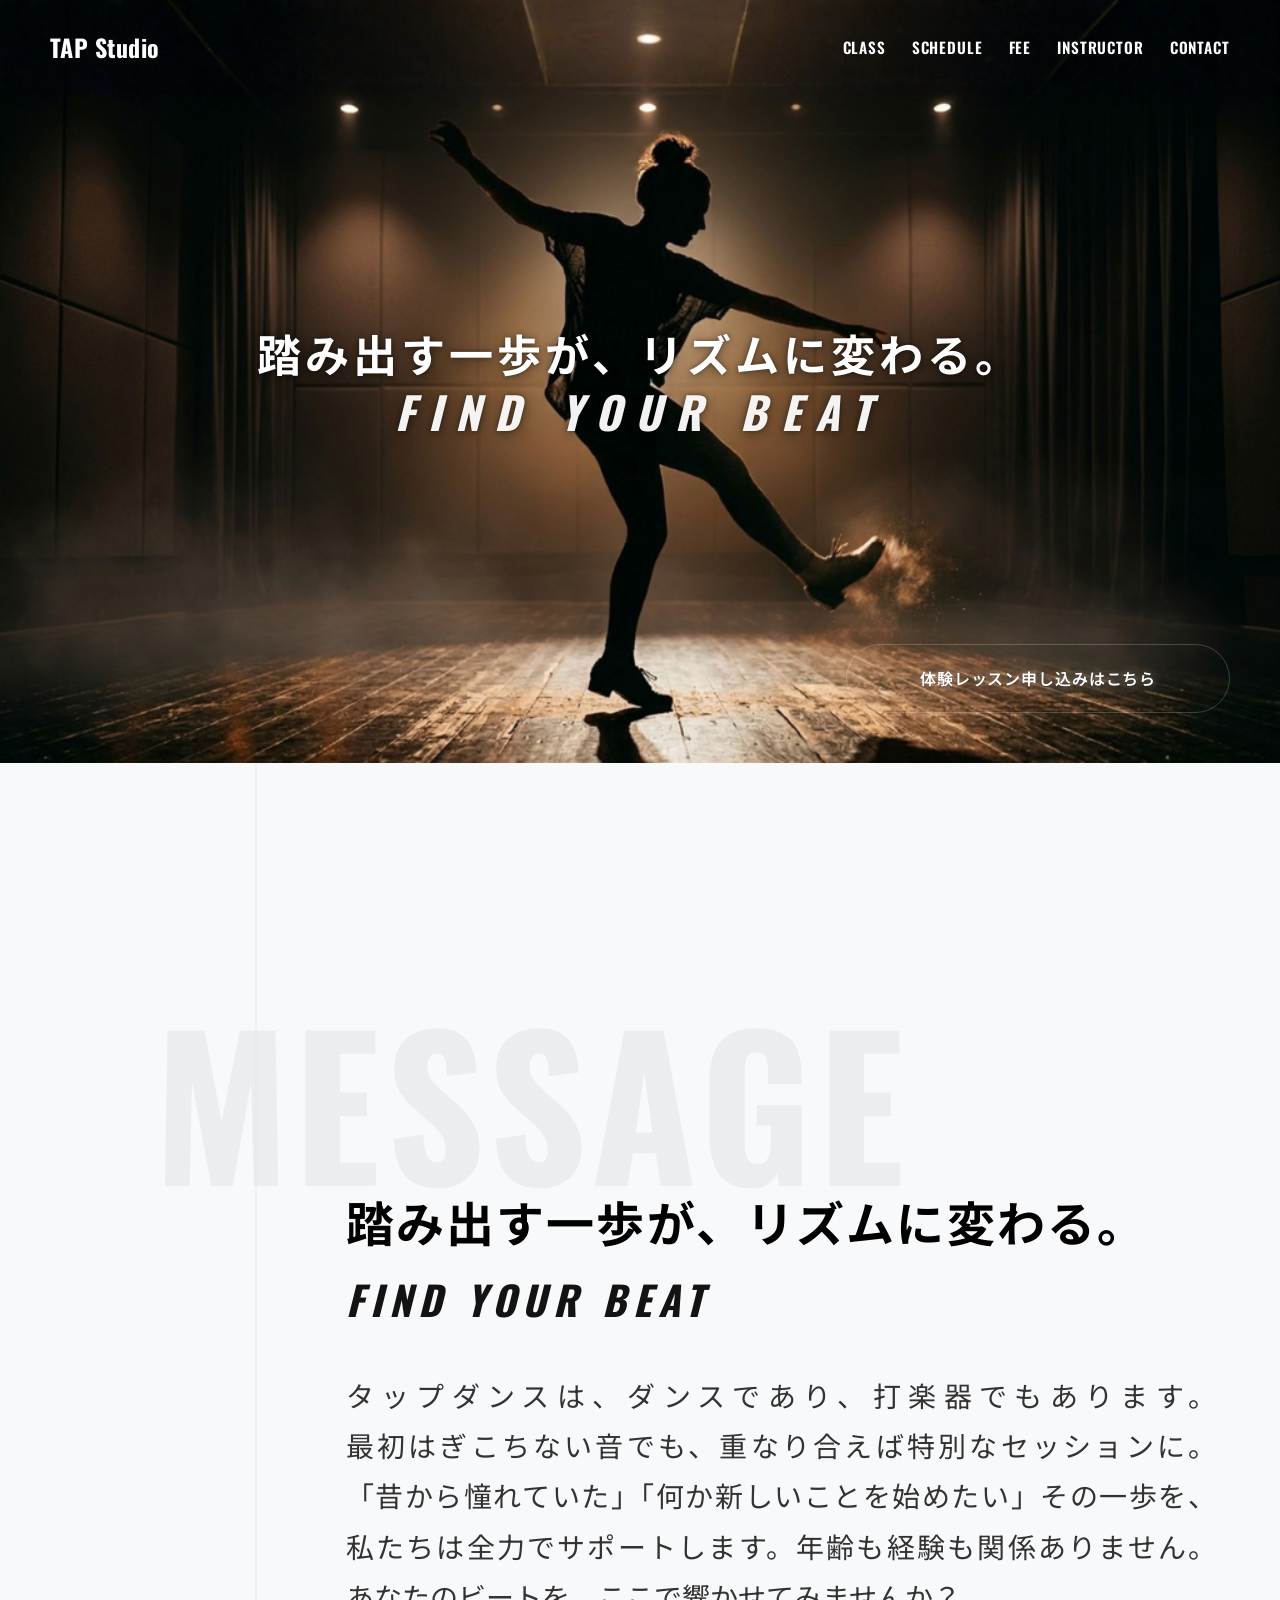
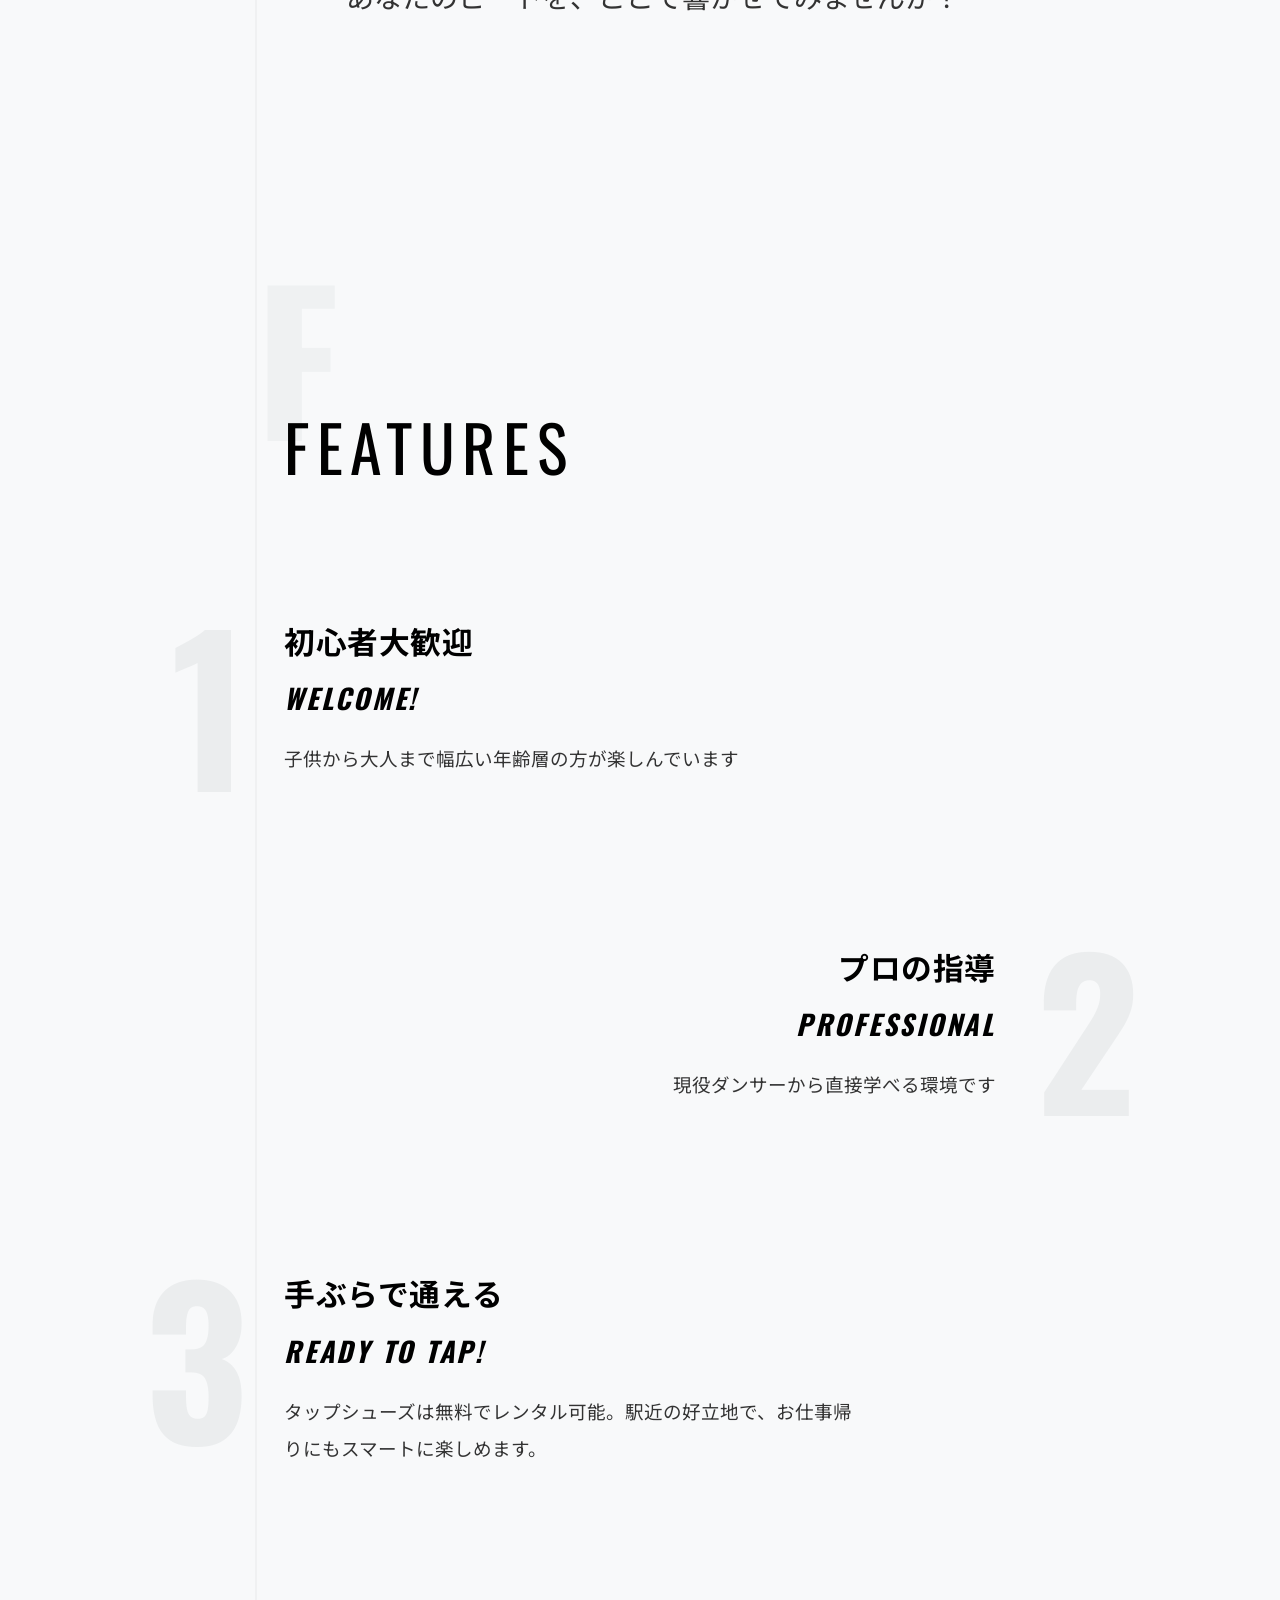
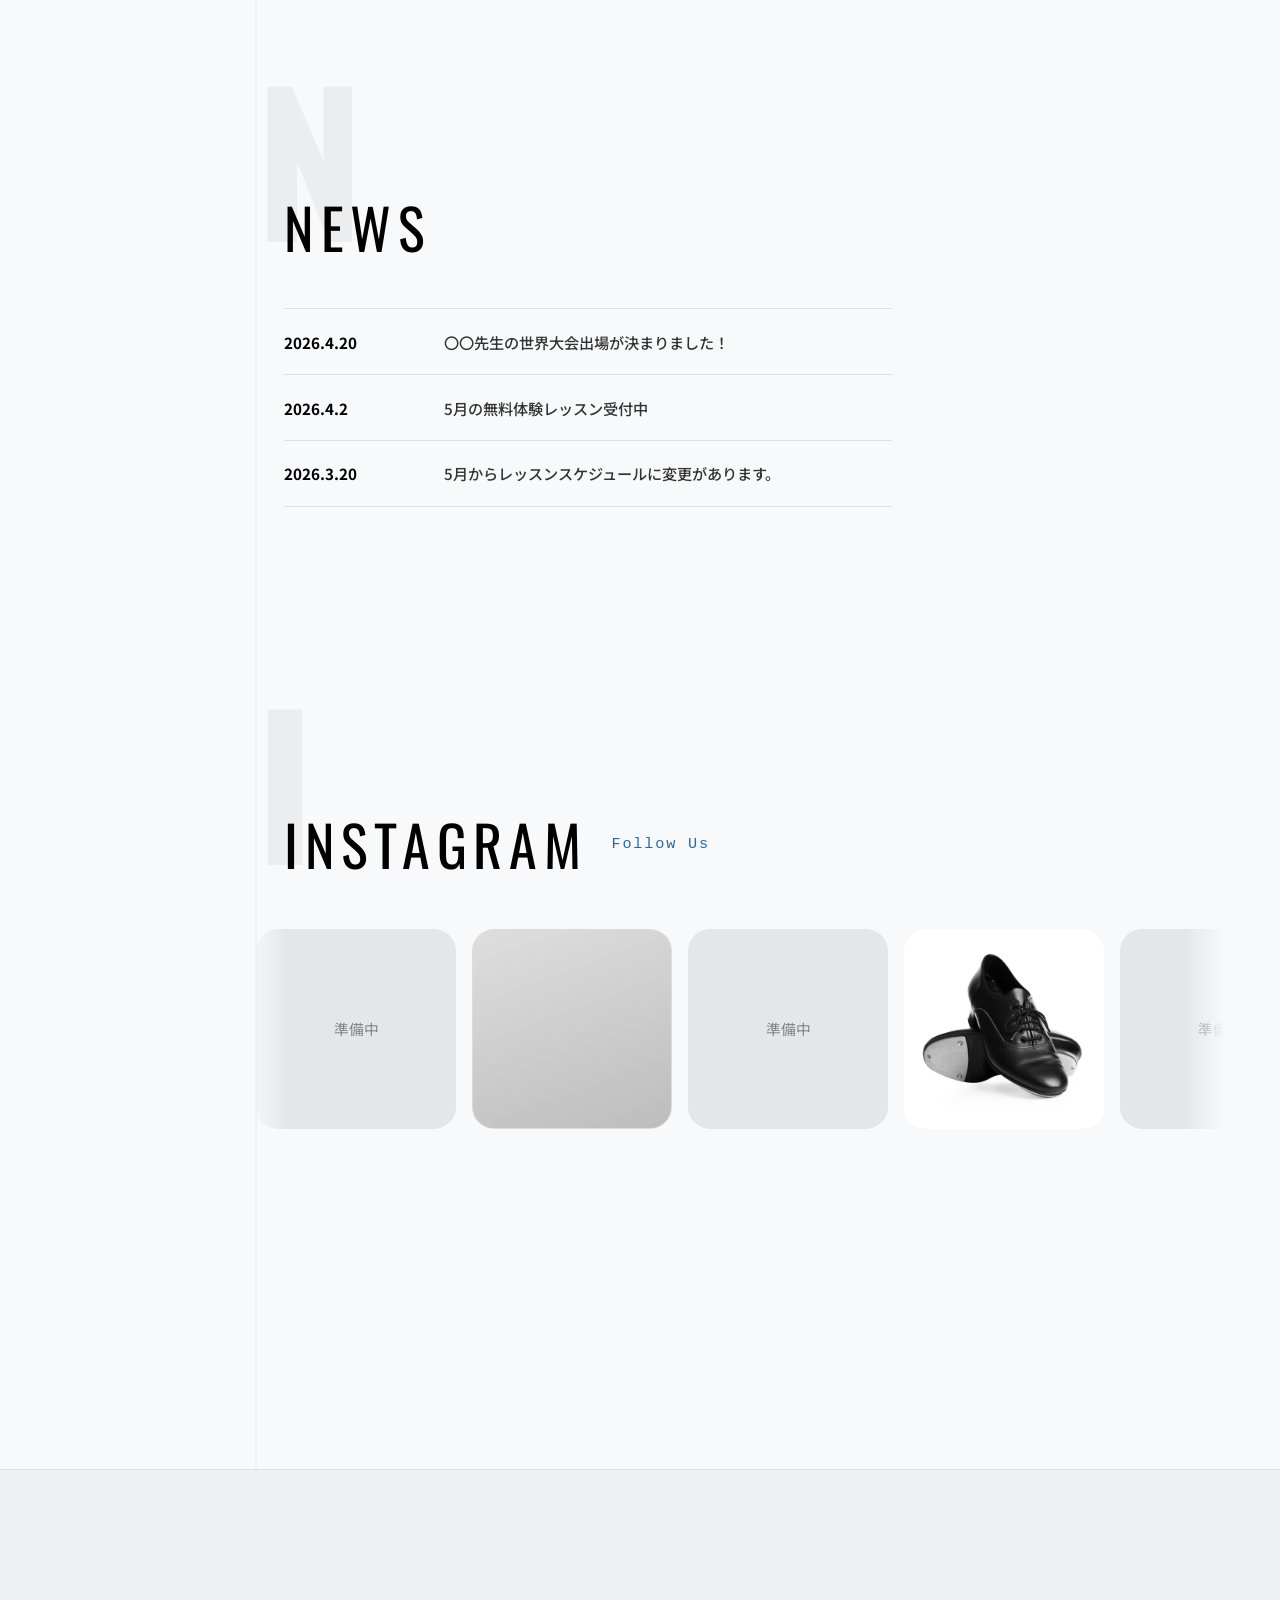
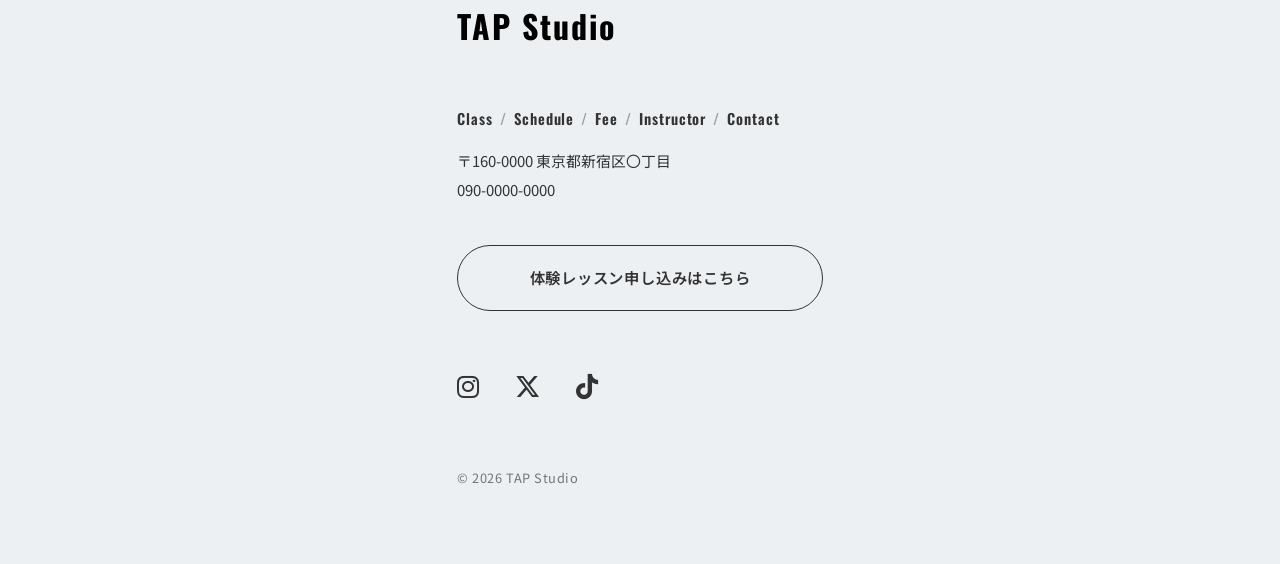
<file: index.html>
<!DOCTYPE html>
<html lang="ja">
    <head>
        <meta charset="UTF-8">
        <meta name="viewport" content="width=device-width, initial-scale=1.0">
        <title>TAP Studio | タップダンススタジオ</title>
        <meta name="description" content="新宿のタップダンススタジオ TAP Studio。初心者から経験者まで、あなたのビートを響かせます。">
        <link rel="preconnect" href="https://fonts.googleapis.com">
        <link rel="preconnect" href="https://fonts.gstatic.com" crossorigin>
        <link href="https://fonts.googleapis.com/css2?family=Noto+Sans+JP:wght@400;500;700&family=Oswald:ital,wght@0,300;0,400;0,500;0,600;0,700;1,300;1,400;1,500;1,600;1,700&display=swap" rel="stylesheet">
        <link rel="stylesheet" href="https://cdnjs.cloudflare.com/ajax/libs/font-awesome/6.5.1/css/all.min.css" crossorigin="anonymous" referrerpolicy="no-referrer">
        <link rel="stylesheet" href="css/style.css">
    </head>
    <body>
        <header class="site-header">
            <div class="header-inner">
                <a class="header-logo" href="index.html">TAP Studio</a>
                <nav class="header-nav" aria-label="メインメニュー">
                    <ul>
                        <li><a href="class.html">Class</a></li>
                        <li><a href="schedule.html">Schedule</a></li>
                        <li><a href="fee.html">Fee</a></li>
                        <li><a href="instructor.html">Instructor</a></li>
                        <li><a href="contact.html">Contact</a></li>
                    </ul>
                </nav>
            </div>
        </header>

        <section class="hero" aria-label="メインビジュアル">
            <img class="hero-media" src="images/background-image.png" alt="タップダンスのステージイメージ">
            <div class="hero-overlay" aria-hidden="true"></div>
            <div class="hero-copy">
                <p class="hero-tagline-ja">踏み出す一歩が、リズムに変わる。</p>
                <p class="hero-tagline-en">FIND YOUR BEAT</p>
            </div>
            <a class="hero-cta" href="contact.html">体験レッスン申し込みはこちら</a>
        </section>

        <div class="below-hero">
            <span class="below-hero-guide" aria-hidden="true"></span>
            <main class="site-main">
                <section class="section section-message" id="message" aria-labelledby="message-heading">
                    <div class="section-bg-word" aria-hidden="true">MESSAGE</div>
                    <div class="section-inner section-inner--from-guide">
                        <h2 id="message-heading" class="section-heading-stack">
                            <span class="heading-ja">踏み出す一歩が、リズムに変わる。</span>
                            <span class="heading-en">FIND YOUR BEAT</span>
                        </h2>
                        <div class="message-body">
                            <p>
                                タップダンスは、ダンスであり、打楽器でもあります。最初はぎこちない音でも、重なり合えば特別なセッションに。「昔から憧れていた」「何か新しいことを始めたい」その一歩を、私たちは全力でサポートします。年齢も経験も関係ありません。あなたのビートを、ここで響かせてみませんか？
                            </p>
                        </div>
                    </div>
                </section>

                <section class="section section-features" id="features" aria-labelledby="features-heading">
                    <div class="section-bg-letter section-bg-letter--features" aria-hidden="true">F</div>
                    <div class="section-inner section-inner--features">
                        <h2 id="features-heading" class="section-title section-title--features">Features</h2>
                        <div class="features-list">
                            <article class="feature feature--lr">
                                <span class="feature-num" aria-hidden="true">1</span>
                                <div class="feature-body">
                                    <h3 class="feature-title-ja">初心者大歓迎</h3>
                                    <p class="feature-title-en">Welcome!</p>
                                    <p class="feature-desc">子供から大人まで幅広い年齢層の方が楽しんでいます</p>
                                </div>
                            </article>
                            <article class="feature feature--rl">
                                <span class="feature-num" aria-hidden="true">2</span>
                                <div class="feature-body">
                                    <h3 class="feature-title-ja">プロの指導</h3>
                                    <p class="feature-title-en">Professional</p>
                                    <p class="feature-desc">現役ダンサーから直接学べる環境です</p>
                                </div>
                            </article>
                            <article class="feature feature--lr">
                                <span class="feature-num" aria-hidden="true">3</span>
                                <div class="feature-body">
                                    <h3 class="feature-title-ja">手ぶらで通える</h3>
                                    <p class="feature-title-en">READY TO TAP!</p>
                                    <p class="feature-desc">
                                        タップシューズは無料でレンタル可能。駅近の好立地で、お仕事帰りにもスマートに楽しめます。
                                    </p>
                                </div>
                            </article>
                        </div>
                    </div>
                </section>

                <section class="section section-news" id="news" aria-labelledby="news-heading">
                    <div class="section-bg-letter section-bg-letter--news" aria-hidden="true">N</div>
                    <div class="section-inner section-inner--from-guide">
                        <h2 id="news-heading" class="section-title">NEWS</h2>
                        <ul class="news-list">
                            <li>
                                <time class="news-date" datetime="2026-04-20">2026.4.20</time>
                                <a class="news-link" href="#">〇〇先生の世界大会出場が決まりました！</a>
                            </li>
                            <li>
                                <time class="news-date" datetime="2026-04-02">2026.4.2</time>
                                <a class="news-link" href="#">5月の無料体験レッスン受付中</a>
                            </li>
                            <li>
                                <time class="news-date" datetime="2026-03-20">2026.3.20</time>
                                <a class="news-link" href="#">5月からレッスンスケジュールに変更があります。</a>
                            </li>
                        </ul>
                    </div>
                </section>

                <section class="section section-instagram" id="instagram" aria-labelledby="instagram-heading">
                    <div class="section-bg-letter section-bg-letter--insta" aria-hidden="true">I</div>
                    <div class="section-inner section-inner--wide section-inner--from-guide-narrow">
                        <div class="instagram-head">
                            <h2 id="instagram-heading" class="section-title section-title--inline">Instagram</h2>
                            <a class="instagram-follow" href="https://www.instagram.com/" target="_blank" rel="noopener noreferrer">Follow Us</a>
                        </div>
                        <div class="instagram-marquee" aria-label="Instagram ギャラリー（右から左へスクロール）">
                            <div class="instagram-marquee-inner">
                                <div class="instagram-track">
                                    <a class="instagram-cell instagram-cell--placeholder" href="https://www.instagram.com/" target="_blank" rel="noopener noreferrer">準備中</a>
                                    <a class="instagram-cell instagram-cell--photo" href="https://www.instagram.com/" target="_blank" rel="noopener noreferrer" role="img" aria-label="タップシューズの写真"></a>
                                    <a class="instagram-cell instagram-cell--placeholder" href="https://www.instagram.com/" target="_blank" rel="noopener noreferrer">準備中</a>
                                    <a class="instagram-cell instagram-cell--img" href="https://www.instagram.com/" target="_blank" rel="noopener noreferrer"><img src="images/instagram1.png" alt="スタジオの様子"></a>
                                </div>
                                <div class="instagram-track instagram-track--dup" aria-hidden="true">
                                    <div class="instagram-cell instagram-cell--placeholder">準備中</div>
                                    <div class="instagram-cell instagram-cell--photo"></div>
                                    <div class="instagram-cell instagram-cell--placeholder">準備中</div>
                                    <div class="instagram-cell instagram-cell--img"><img src="images/instagram1.png" alt=""></div>
                                </div>
                            </div>
                        </div>
                    </div>
                </section>
            </main>

            <footer class="site-footer">
                <div class="footer-inner">
                    <p class="footer-logo">TAP Studio</p>
                    <div class="footer-aligned">
                        <nav class="footer-nav" aria-label="フッターメニュー">
                            <a href="class.html">Class</a>
                            <span class="footer-nav-sep" aria-hidden="true">/</span>
                            <a href="schedule.html">Schedule</a>
                            <span class="footer-nav-sep" aria-hidden="true">/</span>
                            <a href="fee.html">Fee</a>
                            <span class="footer-nav-sep" aria-hidden="true">/</span>
                            <a href="instructor.html">Instructor</a>
                            <span class="footer-nav-sep" aria-hidden="true">/</span>
                            <a href="contact.html">Contact</a>
                        </nav>
                        <address class="footer-address">
                            〒160-0000 東京都新宿区〇丁目<br>
                            <a href="tel:09000000000">090-0000-0000</a>
                        </address>
                        <a class="footer-cta" href="contact.html">体験レッスン申し込みはこちら</a>
                        <div class="footer-social">
                            <a href="https://www.instagram.com/" class="footer-social-link" target="_blank" rel="noopener noreferrer" aria-label="Instagram">
                                <i class="fa-brands fa-instagram" aria-hidden="true"></i>
                            </a>
                            <a href="https://twitter.com/" class="footer-social-link" target="_blank" rel="noopener noreferrer" aria-label="X">
                                <i class="fa-brands fa-x-twitter" aria-hidden="true"></i>
                            </a>
                            <a href="https://www.tiktok.com/" class="footer-social-link" target="_blank" rel="noopener noreferrer" aria-label="TikTok">
                                <i class="fa-brands fa-tiktok" aria-hidden="true"></i>
                            </a>
                        </div>
                        <p class="footer-copy">© 2026 TAP Studio</p>
                    </div>
                </div>
            </footer>
        </div>
    </body>
</html>
</file>
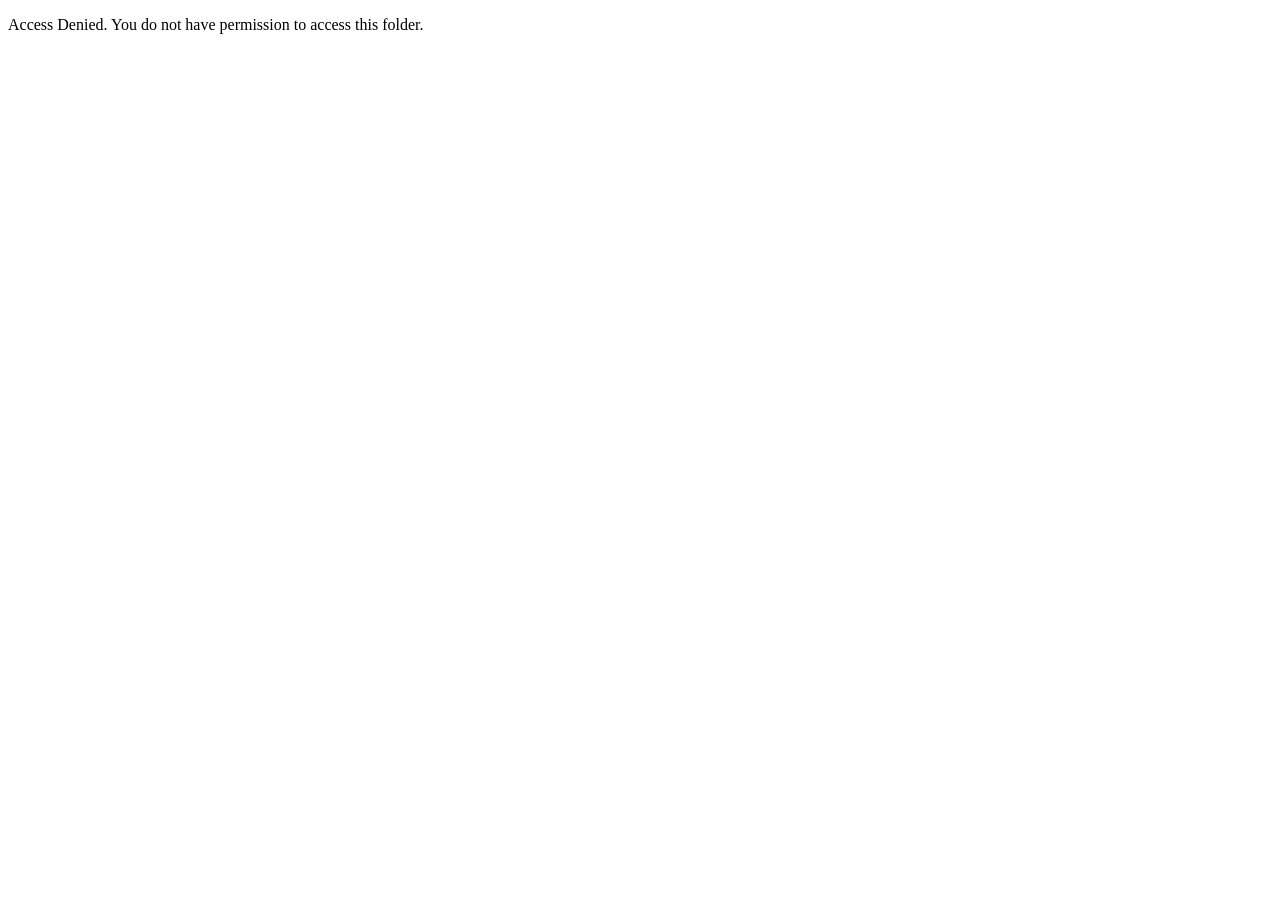
<file: images/index.html>
<!DOCTYPE html>
<html lang="ja">
<head>
    <meta charset="UTF-8">
    <title>Access Denied</title>
</head>
<body>
    <p>Access Denied. You do not have permission to access this folder.</p>
</body>
</html>
</file>
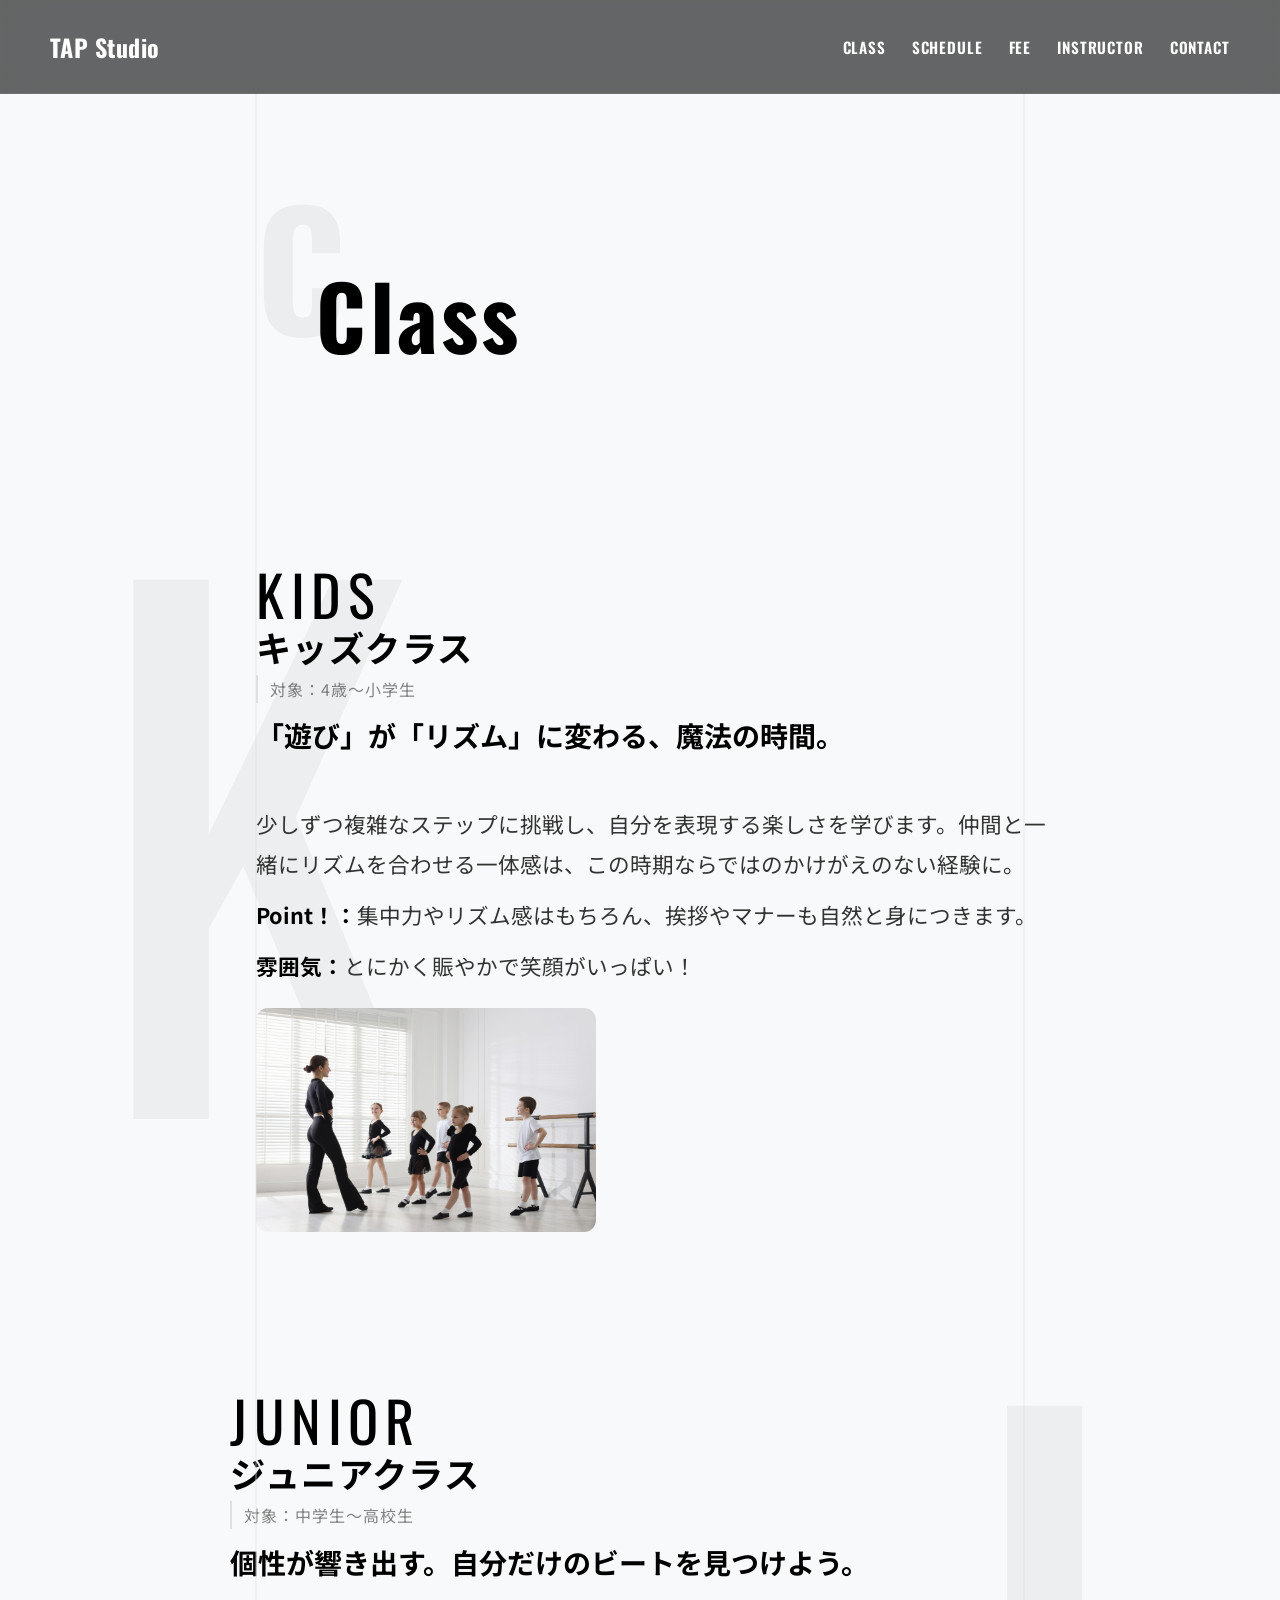
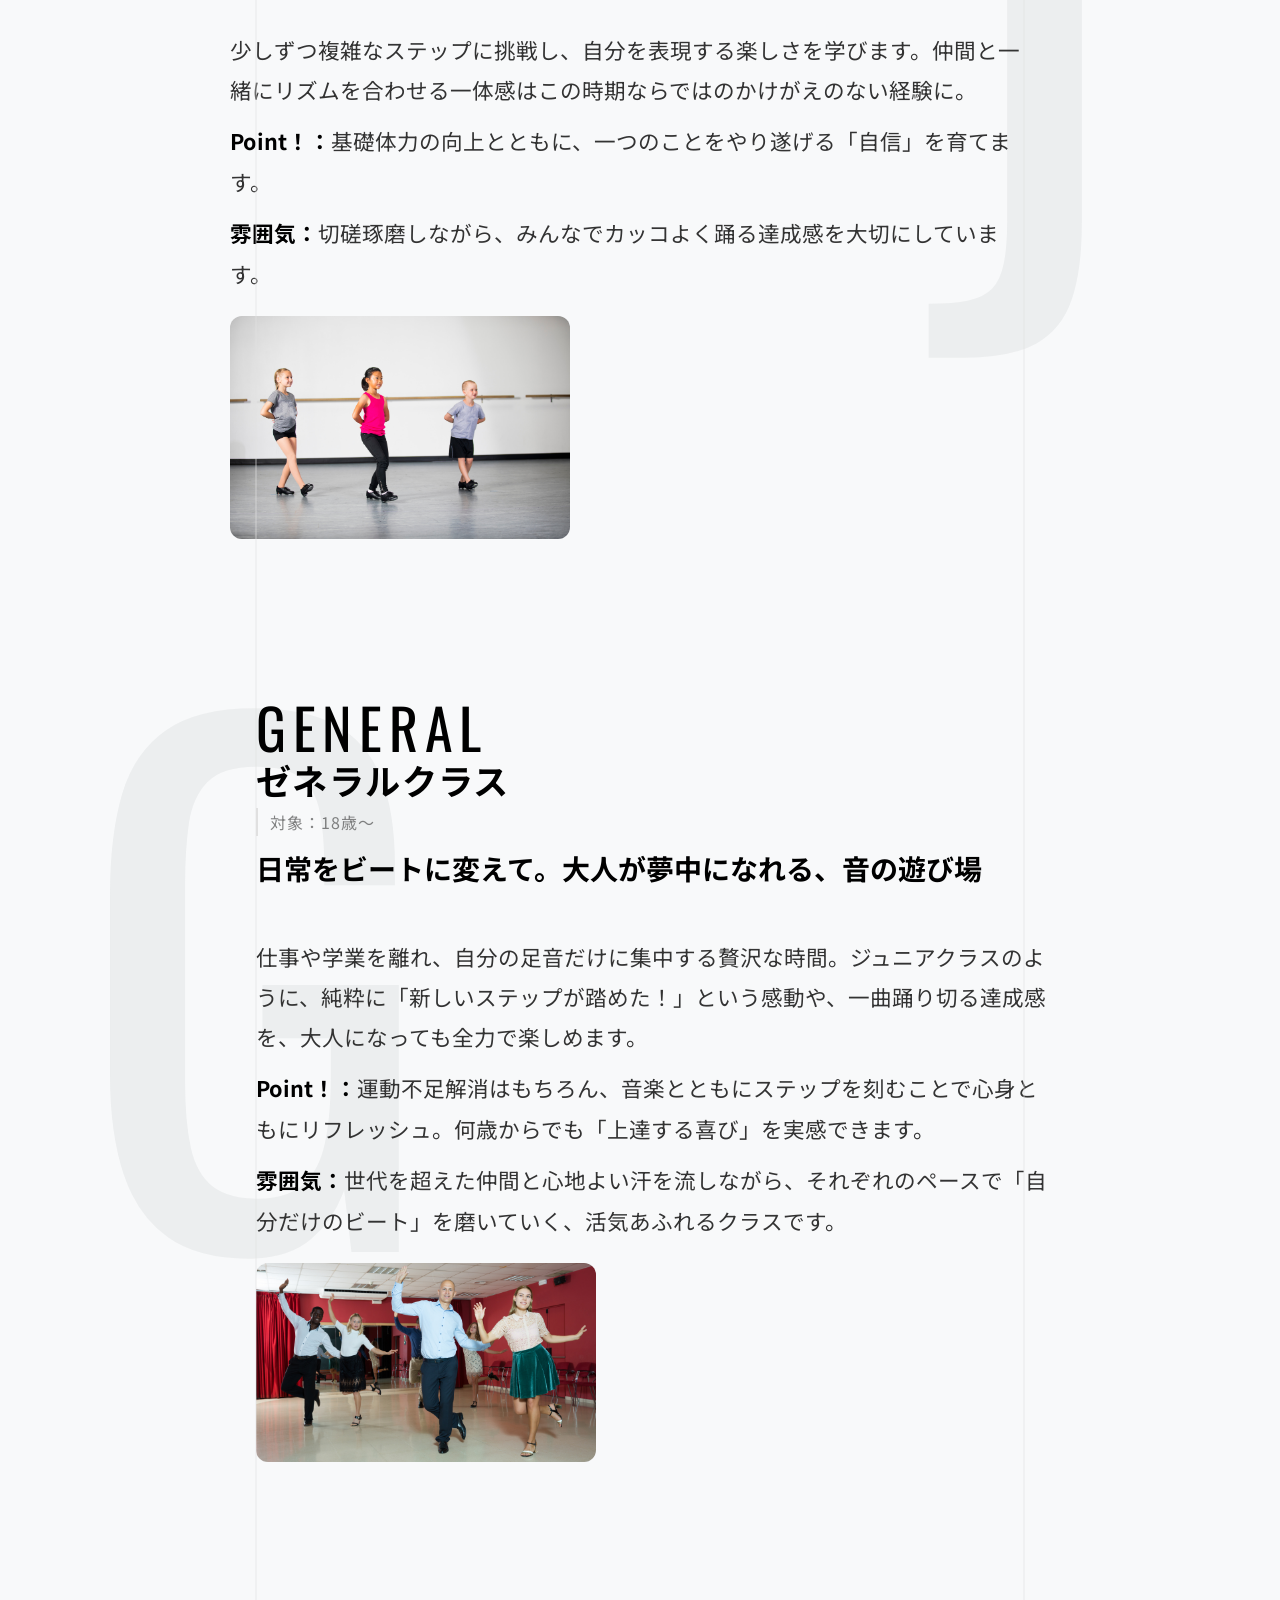
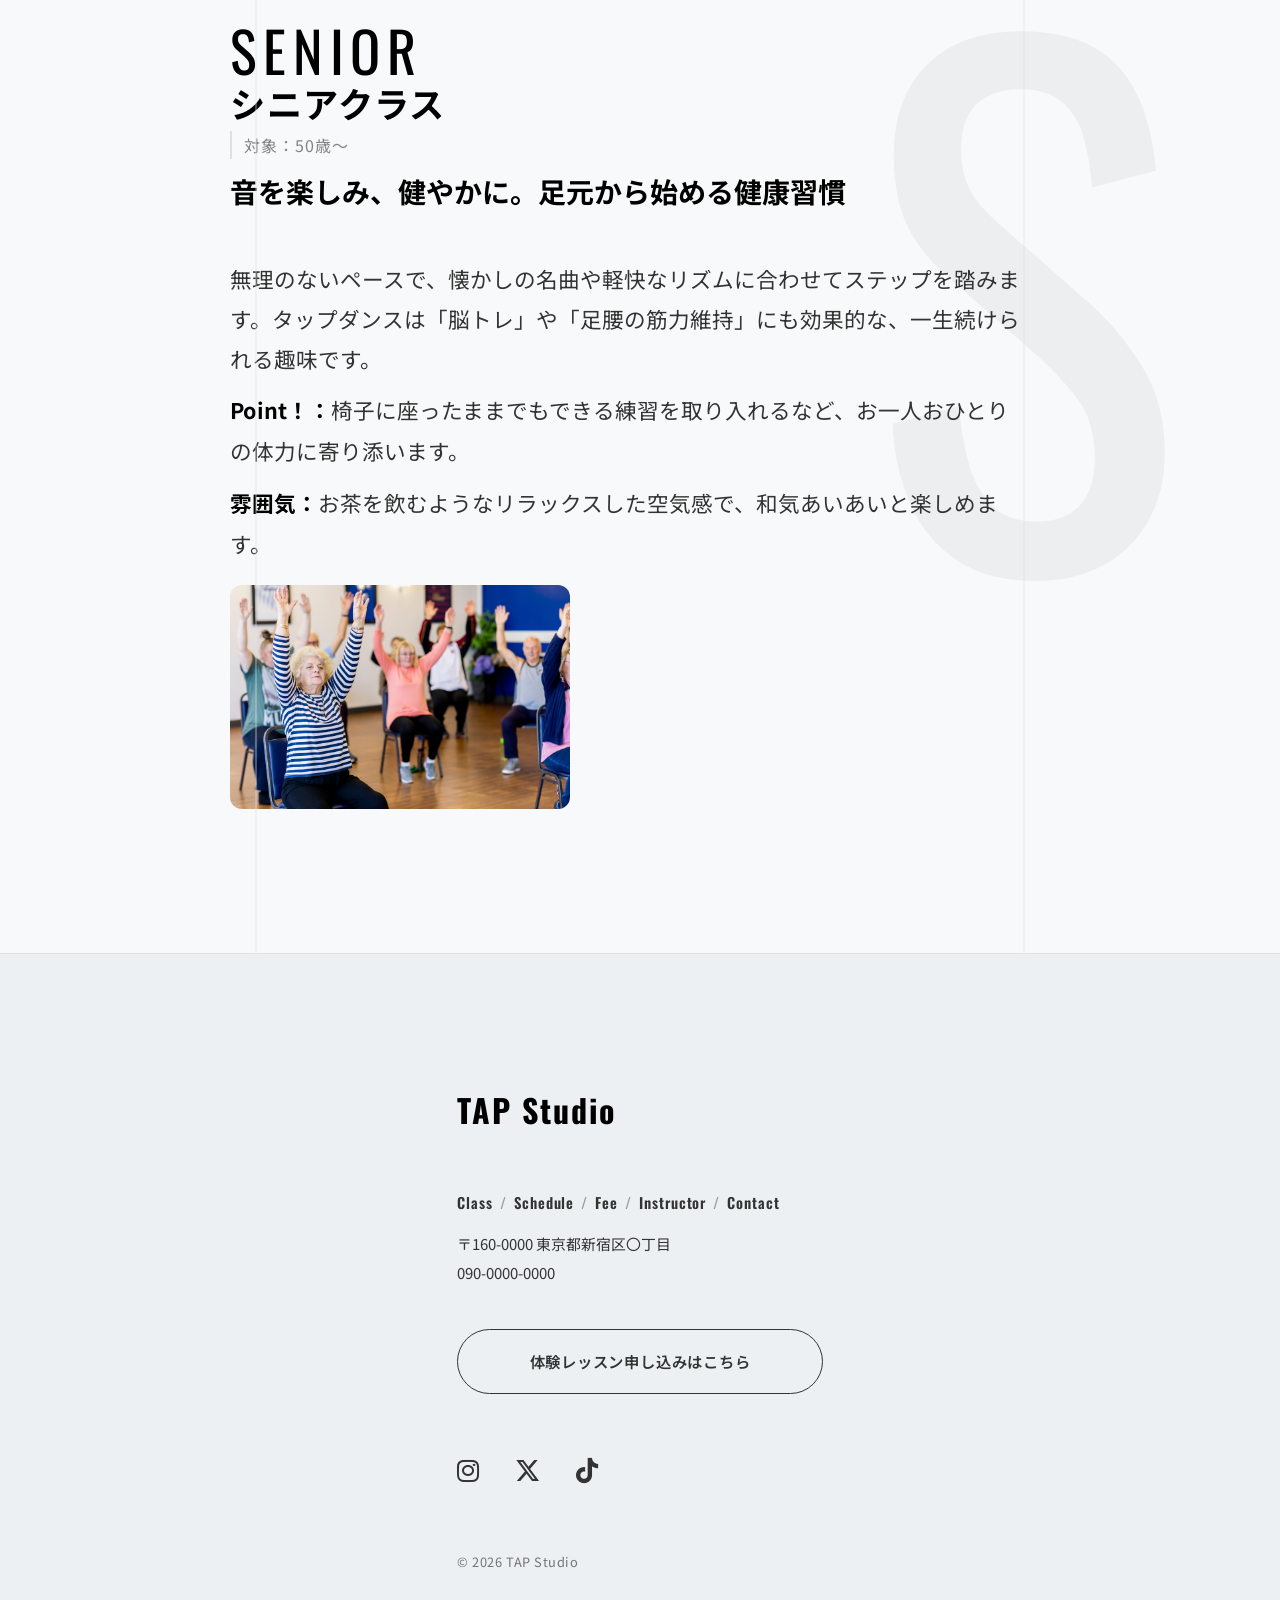
<file: class.html>
<!DOCTYPE html>
<html lang="ja">
    <head>
        <meta charset="UTF-8">
        <meta name="viewport" content="width=device-width, initial-scale=1.0">
        <title>Class | TAP Studio</title>
        <meta name="description" content="TAP Studio のクラス紹介。キッズ・ジュニア・ゼネラル・シニアの4クラスをご用意しています。">
        <link rel="preconnect" href="https://fonts.googleapis.com">
        <link rel="preconnect" href="https://fonts.gstatic.com" crossorigin>
        <link href="https://fonts.googleapis.com/css2?family=Noto+Sans+JP:wght@400;500;700&family=Oswald:ital,wght@0,300;0,400;0,500;0,600;0,700;1,300;1,400;1,500;1,600;1,700&display=swap" rel="stylesheet">
        <link rel="stylesheet" href="https://cdnjs.cloudflare.com/ajax/libs/font-awesome/6.5.1/css/all.min.css" crossorigin="anonymous" referrerpolicy="no-referrer">
        <link rel="stylesheet" href="css/style.css">
    </head>
    <body>
        <header class="site-header site-header--solid">
            <div class="header-inner">
                <a class="header-logo" href="index.html">TAP Studio</a>
                <nav class="header-nav" aria-label="メインメニュー">
                    <ul>
                        <li><a href="class.html">Class</a></li>
                        <li><a href="schedule.html">Schedule</a></li>
                        <li><a href="fee.html">Fee</a></li>
                        <li><a href="instructor.html">Instructor</a></li>
                        <li><a href="contact.html">Contact</a></li>
                    </ul>
                </nav>
            </div>
        </header>

        <div class="below-hero">
            <span class="below-hero-guide" aria-hidden="true"></span>
            <span class="class-guide-right" aria-hidden="true"></span>

            <main class="site-main">

                <!-- Class タイトル -->
                <section class="class-intro">
                    <div class="class-intro-ghost" aria-hidden="true">C</div>
                    <div class="class-intro-inner">
                        <h1 class="class-page-title">Class</h1>
                    </div>
                </section>

                <!-- KIDS -->
                <section class="class-section class-section--lr" id="kids" aria-labelledby="kids-heading">
                    <div class="class-ghost class-ghost--left" aria-hidden="true">K</div>
                    <div class="class-inner">
                        <p class="class-name-en">KIDS</p>
                        <h2 id="kids-heading" class="class-name-ja">キッズクラス</h2>
                        <p class="class-target">対象：4歳〜小学生</p>
                        <p class="class-desc"><strong>「遊び」が「リズム」に変わる、魔法の時間。</strong><br>少しずつ複雑なステップに挑戦し、自分を表現する楽しさを学びます。仲間と一緒にリズムを合わせる一体感は、この時期ならではのかけがえのない経験に。</p>
                        <p class="class-extra-line"><strong>Point！：</strong>集中力やリズム感はもちろん、挨拶やマナーも自然と身につきます。</p>
                        <p class="class-extra-line"><strong>雰囲気：</strong>とにかく賑やかで笑顔がいっぱい！</p>
                        <div class="class-img-wrap">
                            <img src="images/kids-class.png" alt="キッズクラスの様子">
                        </div>
                    </div>
                </section>

                <!-- JUNIOR -->
                <section class="class-section class-section--rl" id="junior" aria-labelledby="junior-heading">
                    <div class="class-ghost class-ghost--right" aria-hidden="true">J</div>
                    <div class="class-inner">
                        <p class="class-name-en">JUNIOR</p>
                        <h2 id="junior-heading" class="class-name-ja">ジュニアクラス</h2>
                        <p class="class-target">対象：中学生〜高校生</p>
                        <p class="class-desc"><strong>個性が響き出す。自分だけのビートを見つけよう。</strong><br>少しずつ複雑なステップに挑戦し、自分を表現する楽しさを学びます。仲間と一緒にリズムを合わせる一体感はこの時期ならではのかけがえのない経験に。</p>
                        <p class="class-extra-line"><strong>Point！：</strong>基礎体力の向上とともに、一つのことをやり遂げる「自信」を育てます。</p>
                        <p class="class-extra-line"><strong>雰囲気：</strong>切磋琢磨しながら、みんなでカッコよく踊る達成感を大切にしています。</p>
                        <div class="class-img-wrap">
                            <img src="images/junior-class.png" alt="ジュニアクラスの様子">
                        </div>
                    </div>
                </section>

                <!-- GENERAL -->
                <section class="class-section class-section--lr" id="general" aria-labelledby="general-heading">
                    <div class="class-ghost class-ghost--left" aria-hidden="true">G</div>
                    <div class="class-inner">
                        <p class="class-name-en">GENERAL</p>
                        <h2 id="general-heading" class="class-name-ja">ゼネラルクラス</h2>
                        <p class="class-target">対象：18歳〜</p>
                        <p class="class-desc"><strong>日常をビートに変えて。大人が夢中になれる、音の遊び場</strong><br>仕事や学業を離れ、自分の足音だけに集中する贅沢な時間。ジュニアクラスのように、純粋に「新しいステップが踏めた！」という感動や、一曲踊り切る達成感を、大人になっても全力で楽しめます。</p>
                        <p class="class-extra-line"><strong>Point！：</strong>運動不足解消はもちろん、音楽とともにステップを刻むことで心身ともにリフレッシュ。何歳からでも「上達する喜び」を実感できます。</p>
                        <p class="class-extra-line"><strong>雰囲気：</strong>世代を超えた仲間と心地よい汗を流しながら、それぞれのペースで「自分だけのビート」を磨いていく、活気あふれるクラスです。</p>
                        <div class="class-img-wrap">
                            <img src="images/general-class.png" alt="ゼネラルクラスの様子">
                        </div>
                    </div>
                </section>

                <!-- SENIOR -->
                <section class="class-section class-section--rl" id="senior" aria-labelledby="senior-heading">
                    <div class="class-ghost class-ghost--right" aria-hidden="true">S</div>
                    <div class="class-inner">
                        <p class="class-name-en">SENIOR</p>
                        <h2 id="senior-heading" class="class-name-ja">シニアクラス</h2>
                        <p class="class-target">対象：50歳〜</p>
                        <p class="class-desc"><strong>音を楽しみ、健やかに。足元から始める健康習慣</strong><br>無理のないペースで、懐かしの名曲や軽快なリズムに合わせてステップを踏みます。タップダンスは「脳トレ」や「足腰の筋力維持」にも効果的な、一生続けられる趣味です。</p>
                        <p class="class-extra-line"><strong>Point！：</strong>椅子に座ったままでもできる練習を取り入れるなど、お一人おひとりの体力に寄り添います。</p>
                        <p class="class-extra-line"><strong>雰囲気：</strong>お茶を飲むようなリラックスした空気感で、和気あいあいと楽しめます。</p>
                        <div class="class-img-wrap">
                            <img src="images/senior-class.png" alt="シニアクラスの様子">
                        </div>
                    </div>
                </section>

            </main>

            <footer class="site-footer">
                <div class="footer-inner">
                    <p class="footer-logo">TAP Studio</p>
                    <div class="footer-aligned">
                        <nav class="footer-nav" aria-label="フッターメニュー">
                            <a href="class.html">Class</a>
                            <span class="footer-nav-sep" aria-hidden="true">/</span>
                            <a href="schedule.html">Schedule</a>
                            <span class="footer-nav-sep" aria-hidden="true">/</span>
                            <a href="fee.html">Fee</a>
                            <span class="footer-nav-sep" aria-hidden="true">/</span>
                            <a href="instructor.html">Instructor</a>
                            <span class="footer-nav-sep" aria-hidden="true">/</span>
                            <a href="contact.html">Contact</a>
                        </nav>
                        <address class="footer-address">
                            〒160-0000 東京都新宿区〇丁目<br>
                            <a href="tel:09000000000">090-0000-0000</a>
                        </address>
                        <a class="footer-cta" href="contact.html">体験レッスン申し込みはこちら</a>
                        <div class="footer-social">
                            <a href="https://www.instagram.com/" class="footer-social-link" target="_blank" rel="noopener noreferrer" aria-label="Instagram">
                                <i class="fa-brands fa-instagram" aria-hidden="true"></i>
                            </a>
                            <a href="https://twitter.com/" class="footer-social-link" target="_blank" rel="noopener noreferrer" aria-label="X">
                                <i class="fa-brands fa-x-twitter" aria-hidden="true"></i>
                            </a>
                            <a href="https://www.tiktok.com/" class="footer-social-link" target="_blank" rel="noopener noreferrer" aria-label="TikTok">
                                <i class="fa-brands fa-tiktok" aria-hidden="true"></i>
                            </a>
                        </div>
                        <p class="footer-copy">© 2026 TAP Studio</p>
                    </div>
                </div>
            </footer>
        </div>
    </body>
</html>
</file>
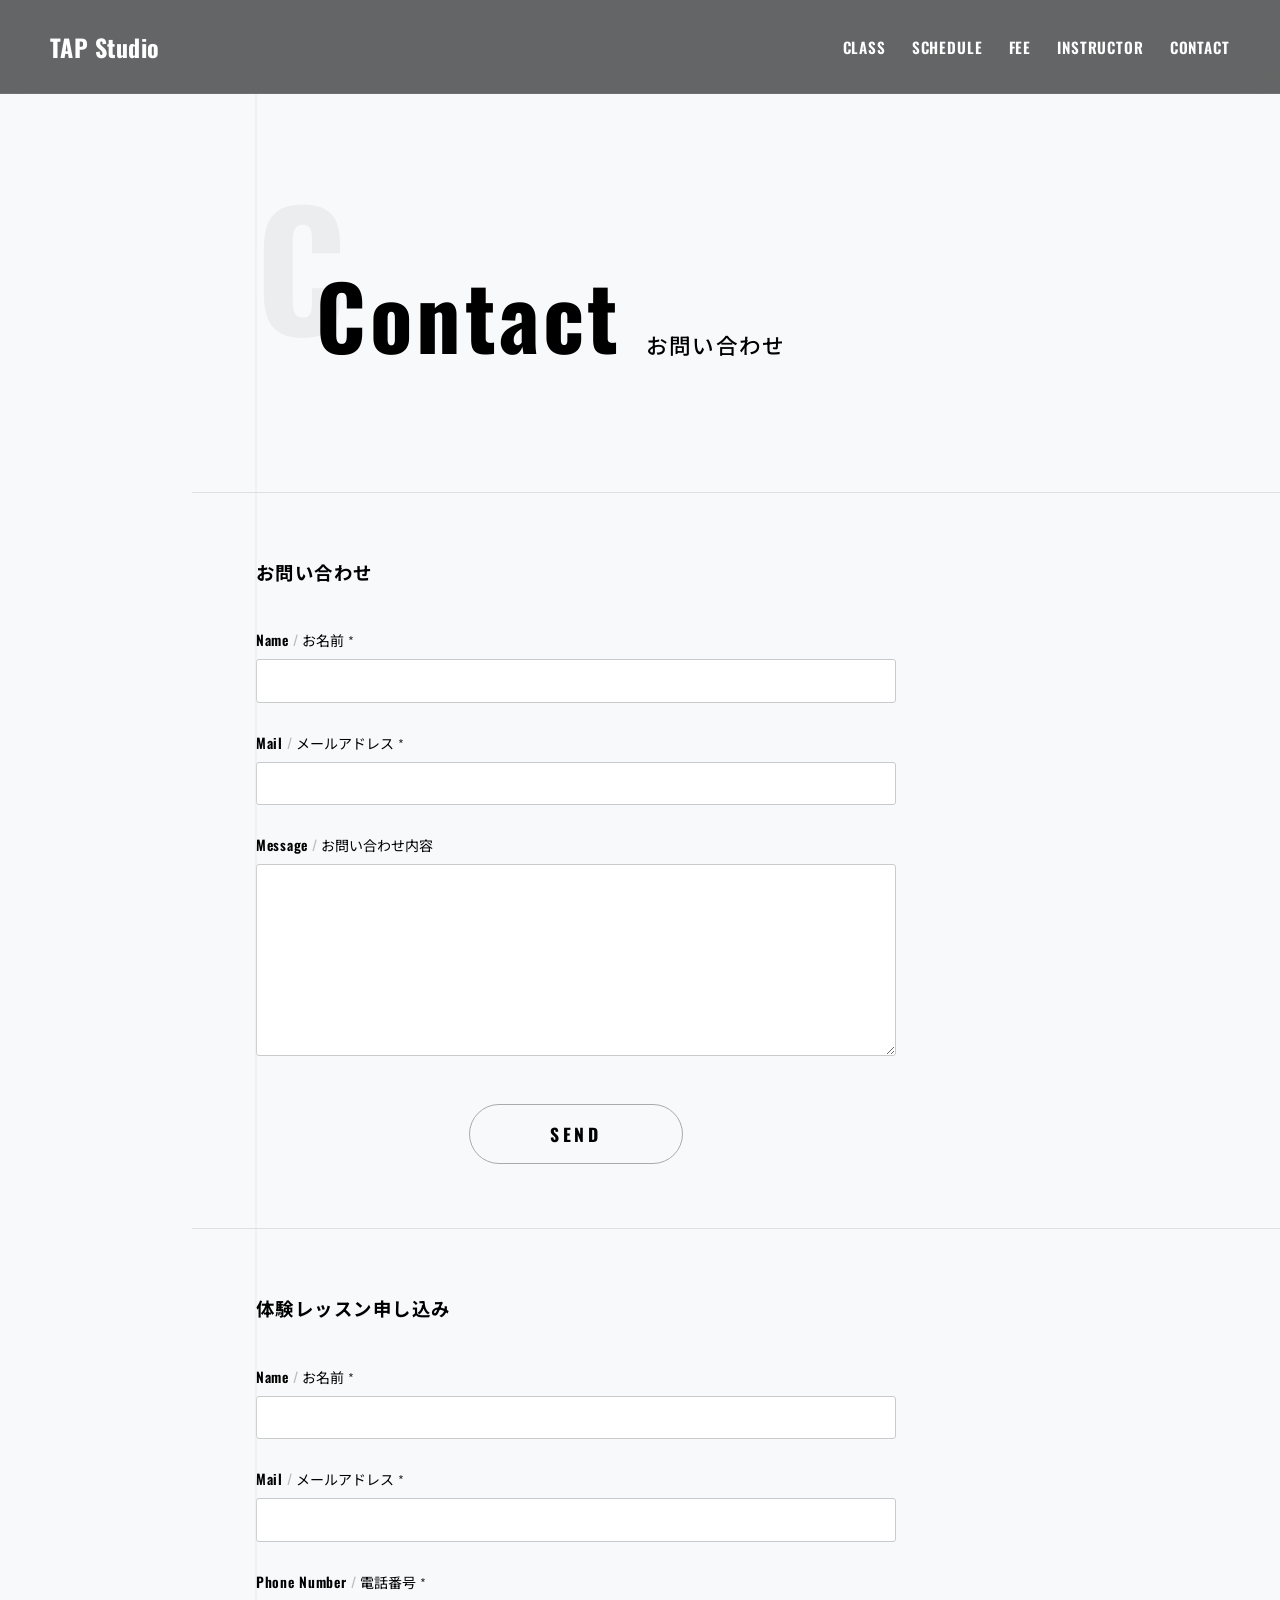
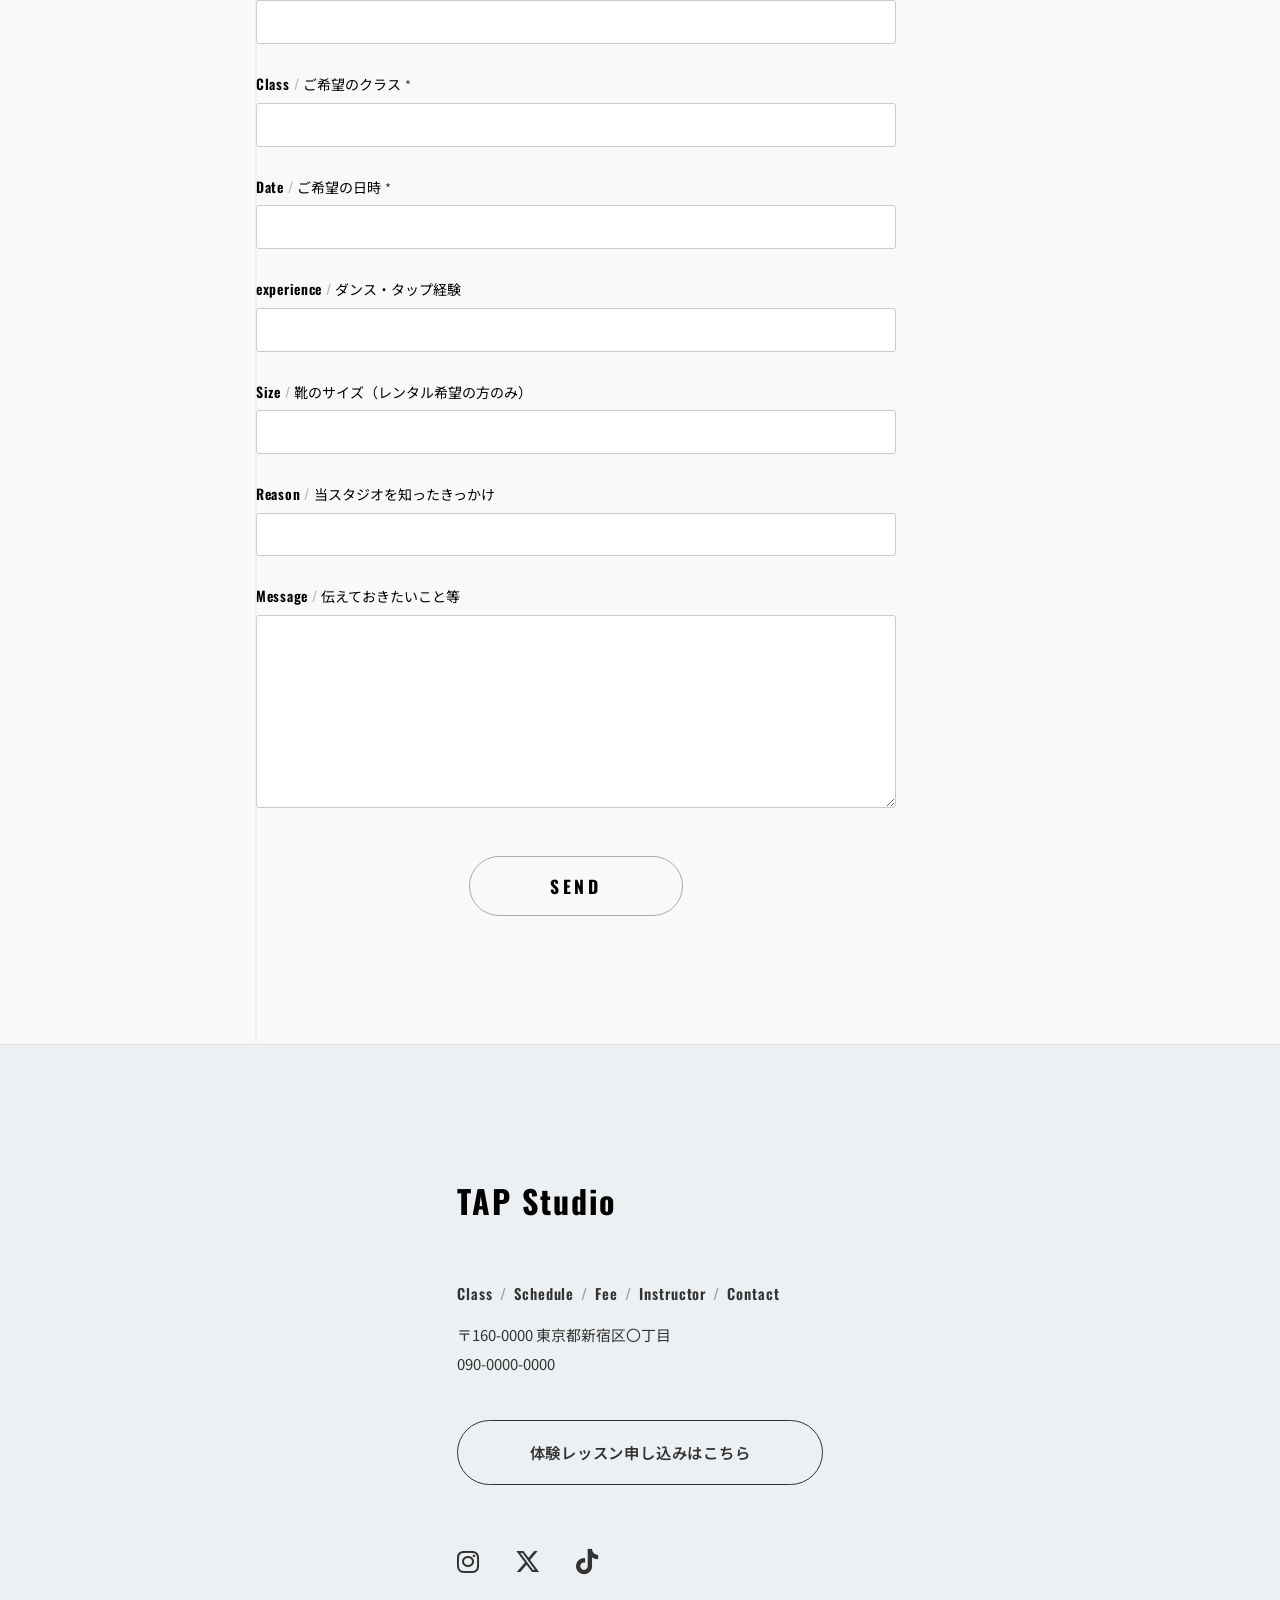
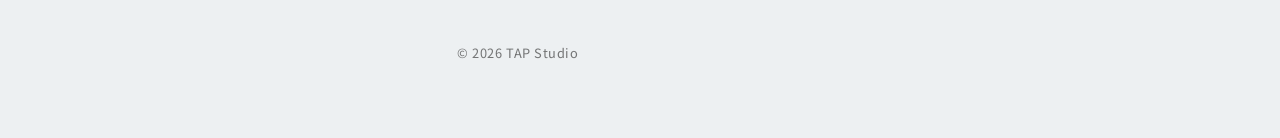
<file: contact.html>
<!DOCTYPE html>
<html lang="ja">
    <head>
        <meta charset="UTF-8">
        <meta name="viewport" content="width=device-width, initial-scale=1.0">
        <title>Contact | TAP Studio</title>
        <meta name="description" content="TAP Studio へのお問い合わせ・体験レッスン申し込みはこちら。">
        <link rel="preconnect" href="https://fonts.googleapis.com">
        <link rel="preconnect" href="https://fonts.gstatic.com" crossorigin>
        <link href="https://fonts.googleapis.com/css2?family=Noto+Sans+JP:wght@400;500;700&family=Oswald:ital,wght@0,300;0,400;0,500;0,600;0,700;1,300;1,400;1,500;1,600;1,700&display=swap" rel="stylesheet">
        <link rel="stylesheet" href="https://cdnjs.cloudflare.com/ajax/libs/font-awesome/6.5.1/css/all.min.css" crossorigin="anonymous" referrerpolicy="no-referrer">
        <link rel="stylesheet" href="css/style.css">
    </head>
    <body>
        <header class="site-header site-header--solid">
            <div class="header-inner">
                <a class="header-logo" href="index.html">TAP Studio</a>
                <nav class="header-nav" aria-label="メインメニュー">
                    <ul>
                        <li><a href="class.html">Class</a></li>
                        <li><a href="schedule.html">Schedule</a></li>
                        <li><a href="fee.html">Fee</a></li>
                        <li><a href="instructor.html">Instructor</a></li>
                        <li><a href="contact.html">Contact</a></li>
                    </ul>
                </nav>
            </div>
        </header>

        <div class="below-hero">
            <span class="below-hero-guide" aria-hidden="true"></span>

            <main class="site-main">

                <!-- Contact タイトル -->
                <section class="contact-intro">
                    <div class="contact-intro-ghost" aria-hidden="true">C</div>
                    <div class="contact-intro-inner">
                        <div class="contact-title-row">
                            <h1 class="contact-page-title">Contact</h1>
                            <p class="contact-page-sub">お問い合わせ</p>
                        </div>
                    </div>
                </section>

                <!-- お問い合わせフォーム -->
                <section class="contact-section" aria-labelledby="inquiry-heading">
                    <h2 id="inquiry-heading" class="contact-section-title">お問い合わせ</h2>
                    <form class="contact-form" action="#" method="post" novalidate>
                        <div class="form-field">
                            <label class="form-label" for="inquiry-name">
                                <span class="form-label-en">Name</span>
                                <span class="form-label-sep">/</span>
                                <span class="form-label-ja">お名前</span>
                                <span class="form-label-req" aria-hidden="true">*</span>
                            </label>
                            <input class="form-input" type="text" id="inquiry-name" name="name" required aria-required="true" autocomplete="name">
                        </div>
                        <div class="form-field">
                            <label class="form-label" for="inquiry-mail">
                                <span class="form-label-en">Mail</span>
                                <span class="form-label-sep">/</span>
                                <span class="form-label-ja">メールアドレス</span>
                                <span class="form-label-req" aria-hidden="true">*</span>
                            </label>
                            <input class="form-input" type="email" id="inquiry-mail" name="email" required aria-required="true" autocomplete="email">
                        </div>
                        <div class="form-field">
                            <label class="form-label" for="inquiry-message">
                                <span class="form-label-en">Message</span>
                                <span class="form-label-sep">/</span>
                                <span class="form-label-ja">お問い合わせ内容</span>
                            </label>
                            <textarea class="form-textarea" id="inquiry-message" name="message" rows="6"></textarea>
                        </div>
                        <div class="form-submit">
                            <button class="contact-send-btn" type="submit">SEND</button>
                        </div>
                    </form>
                </section>

                <!-- 体験レッスン申し込みフォーム -->
                <section class="contact-section" aria-labelledby="trial-heading">
                    <h2 id="trial-heading" class="contact-section-title">体験レッスン申し込み</h2>
                    <form class="contact-form" action="#" method="post" novalidate>
                        <div class="form-field">
                            <label class="form-label" for="trial-name">
                                <span class="form-label-en">Name</span>
                                <span class="form-label-sep">/</span>
                                <span class="form-label-ja">お名前</span>
                                <span class="form-label-req" aria-hidden="true">*</span>
                            </label>
                            <input class="form-input" type="text" id="trial-name" name="name" required aria-required="true" autocomplete="name">
                        </div>
                        <div class="form-field">
                            <label class="form-label" for="trial-mail">
                                <span class="form-label-en">Mail</span>
                                <span class="form-label-sep">/</span>
                                <span class="form-label-ja">メールアドレス</span>
                                <span class="form-label-req" aria-hidden="true">*</span>
                            </label>
                            <input class="form-input" type="email" id="trial-mail" name="email" required aria-required="true" autocomplete="email">
                        </div>
                        <div class="form-field">
                            <label class="form-label" for="trial-phone">
                                <span class="form-label-en">Phone Number</span>
                                <span class="form-label-sep">/</span>
                                <span class="form-label-ja">電話番号</span>
                                <span class="form-label-req" aria-hidden="true">*</span>
                            </label>
                            <input class="form-input" type="tel" id="trial-phone" name="phone" required aria-required="true" autocomplete="tel">
                        </div>
                        <div class="form-field">
                            <label class="form-label" for="trial-class">
                                <span class="form-label-en">Class</span>
                                <span class="form-label-sep">/</span>
                                <span class="form-label-ja">ご希望のクラス</span>
                                <span class="form-label-req" aria-hidden="true">*</span>
                            </label>
                            <input class="form-input" type="text" id="trial-class" name="class" required aria-required="true">
                        </div>
                        <div class="form-field">
                            <label class="form-label" for="trial-date">
                                <span class="form-label-en">Date</span>
                                <span class="form-label-sep">/</span>
                                <span class="form-label-ja">ご希望の日時</span>
                                <span class="form-label-req" aria-hidden="true">*</span>
                            </label>
                            <input class="form-input" type="text" id="trial-date" name="date" required aria-required="true">
                        </div>
                        <div class="form-field">
                            <label class="form-label" for="trial-experience">
                                <span class="form-label-en">experience</span>
                                <span class="form-label-sep">/</span>
                                <span class="form-label-ja">ダンス・タップ経験</span>
                            </label>
                            <input class="form-input" type="text" id="trial-experience" name="experience">
                        </div>
                        <div class="form-field">
                            <label class="form-label" for="trial-size">
                                <span class="form-label-en">Size</span>
                                <span class="form-label-sep">/</span>
                                <span class="form-label-ja">靴のサイズ（レンタル希望の方のみ）</span>
                            </label>
                            <input class="form-input" type="text" id="trial-size" name="size">
                        </div>
                        <div class="form-field">
                            <label class="form-label" for="trial-reason">
                                <span class="form-label-en">Reason</span>
                                <span class="form-label-sep">/</span>
                                <span class="form-label-ja">当スタジオを知ったきっかけ</span>
                            </label>
                            <input class="form-input" type="text" id="trial-reason" name="reason">
                        </div>
                        <div class="form-field">
                            <label class="form-label" for="trial-message">
                                <span class="form-label-en">Message</span>
                                <span class="form-label-sep">/</span>
                                <span class="form-label-ja">伝えておきたいこと等</span>
                            </label>
                            <textarea class="form-textarea" id="trial-message" name="message" rows="6"></textarea>
                        </div>
                        <div class="form-submit">
                            <button class="contact-send-btn" type="submit">SEND</button>
                        </div>
                    </form>
                </section>

            </main>

            <footer class="site-footer">
                <div class="footer-inner">
                    <p class="footer-logo">TAP Studio</p>
                    <div class="footer-aligned">
                        <nav class="footer-nav" aria-label="フッターメニュー">
                            <a href="class.html">Class</a>
                            <span class="footer-nav-sep" aria-hidden="true">/</span>
                            <a href="schedule.html">Schedule</a>
                            <span class="footer-nav-sep" aria-hidden="true">/</span>
                            <a href="fee.html">Fee</a>
                            <span class="footer-nav-sep" aria-hidden="true">/</span>
                            <a href="instructor.html">Instructor</a>
                            <span class="footer-nav-sep" aria-hidden="true">/</span>
                            <a href="contact.html">Contact</a>
                        </nav>
                        <address class="footer-address">
                            〒160-0000 東京都新宿区〇丁目<br>
                            <a href="tel:09000000000">090-0000-0000</a>
                        </address>
                        <a class="footer-cta" href="contact.html">体験レッスン申し込みはこちら</a>
                        <div class="footer-social">
                            <a href="https://www.instagram.com/" class="footer-social-link" target="_blank" rel="noopener noreferrer" aria-label="Instagram">
                                <i class="fa-brands fa-instagram" aria-hidden="true"></i>
                            </a>
                            <a href="https://twitter.com/" class="footer-social-link" target="_blank" rel="noopener noreferrer" aria-label="X">
                                <i class="fa-brands fa-x-twitter" aria-hidden="true"></i>
                            </a>
                            <a href="https://www.tiktok.com/" class="footer-social-link" target="_blank" rel="noopener noreferrer" aria-label="TikTok">
                                <i class="fa-brands fa-tiktok" aria-hidden="true"></i>
                            </a>
                        </div>
                        <p class="footer-copy">© 2026 TAP Studio</p>
                    </div>
                </div>
            </footer>
        </div>
    </body>
</html>
</file>
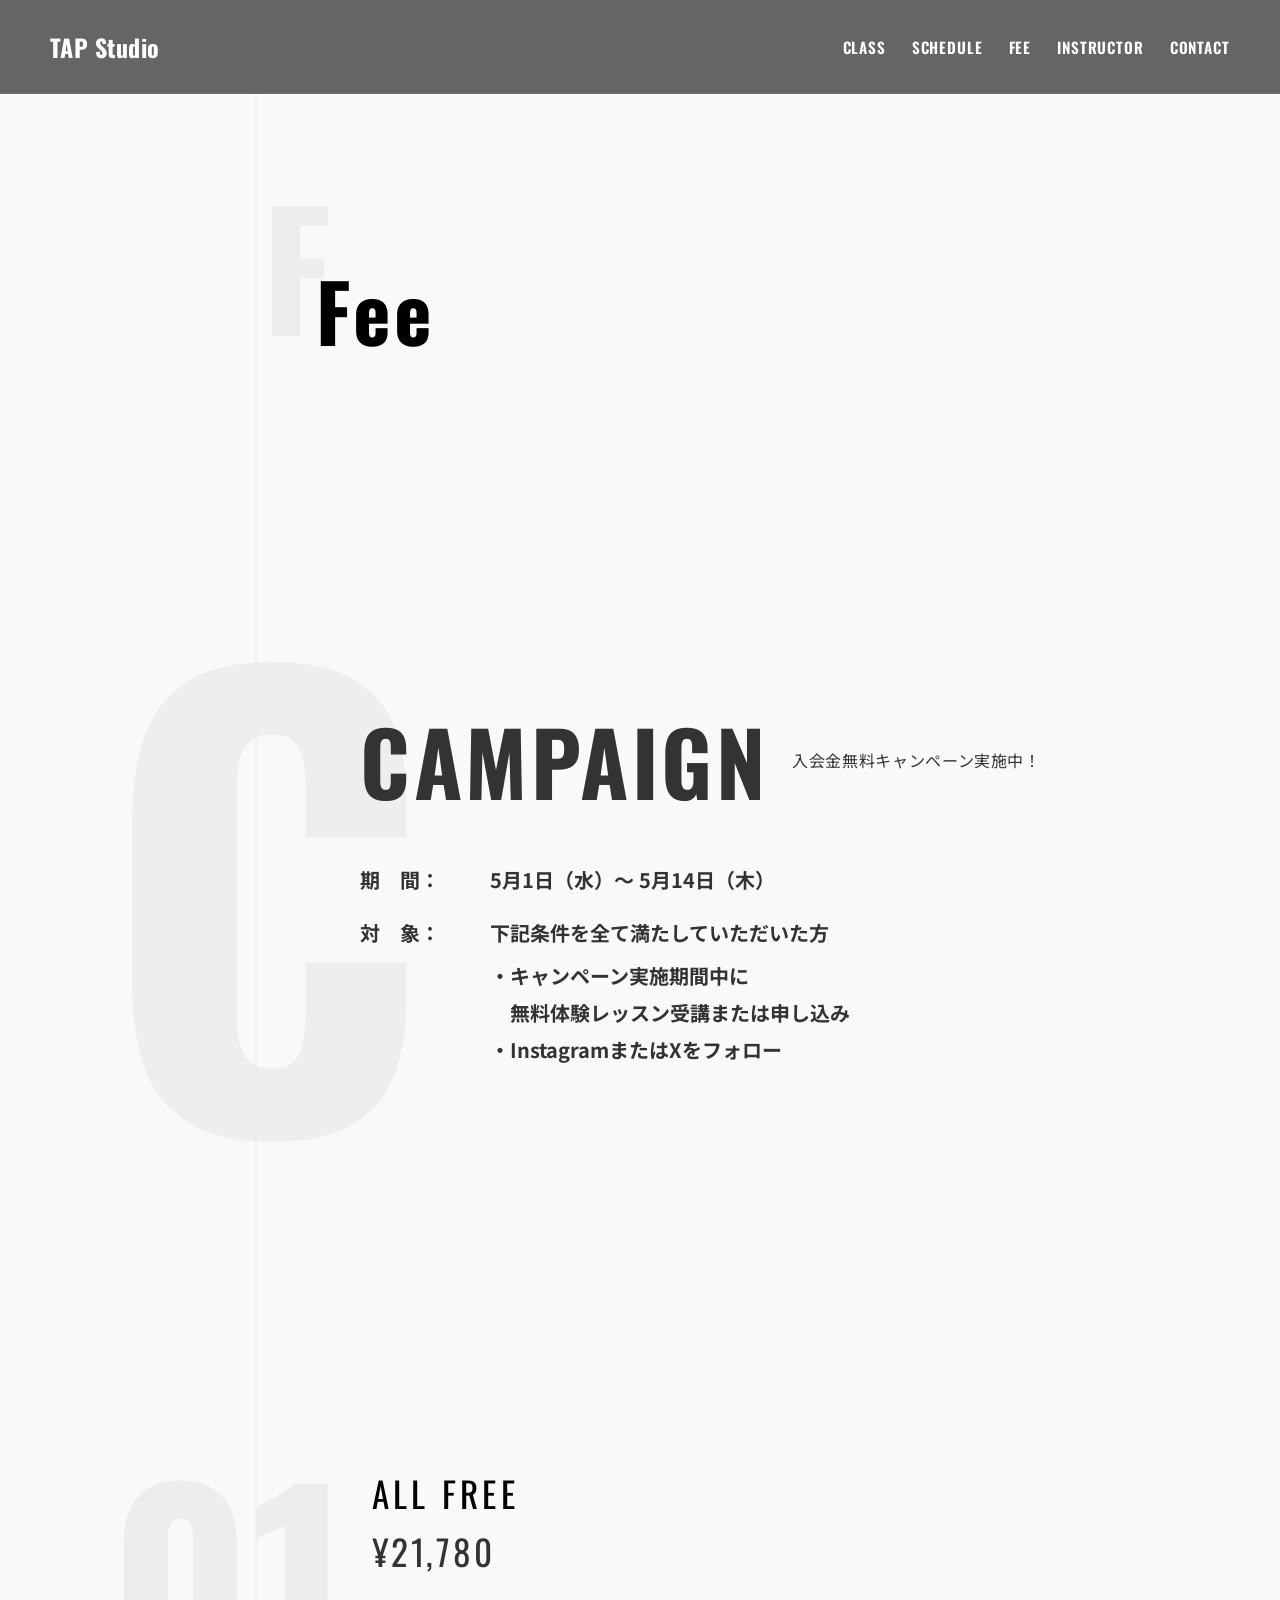
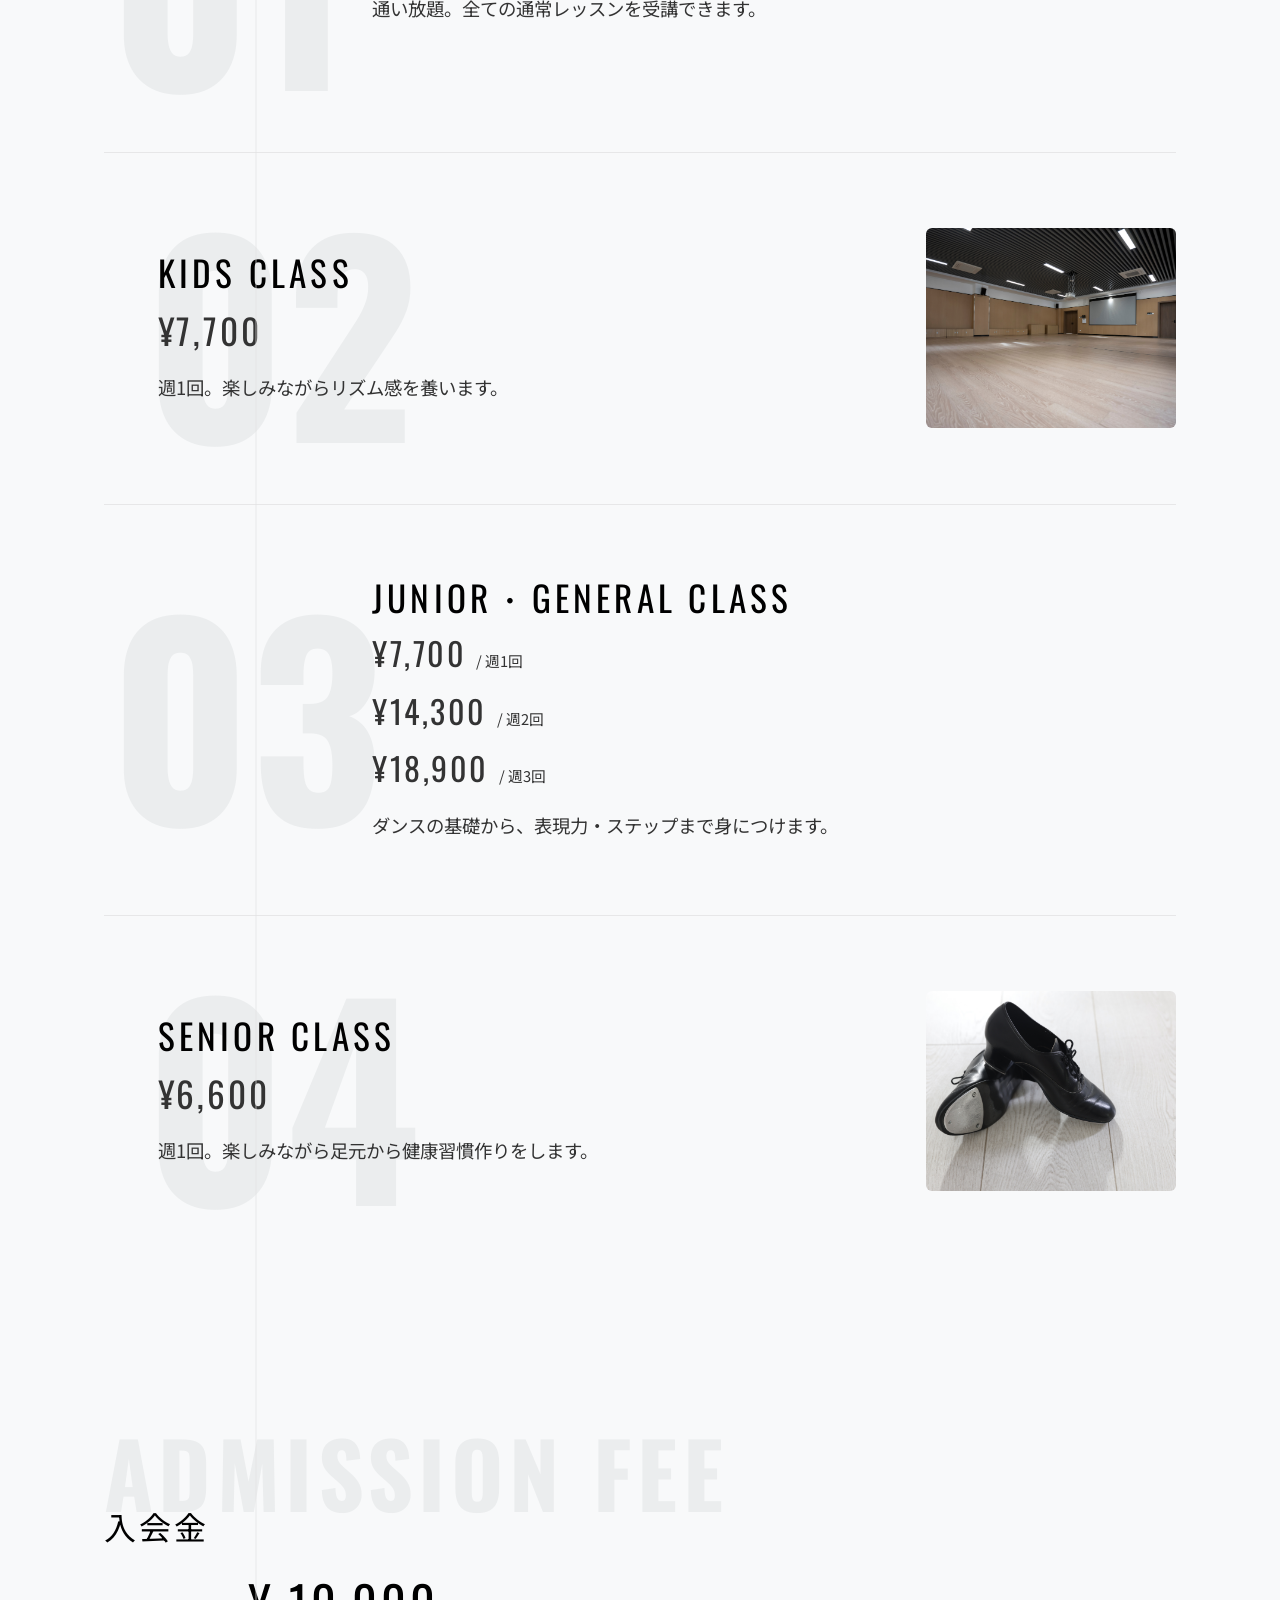
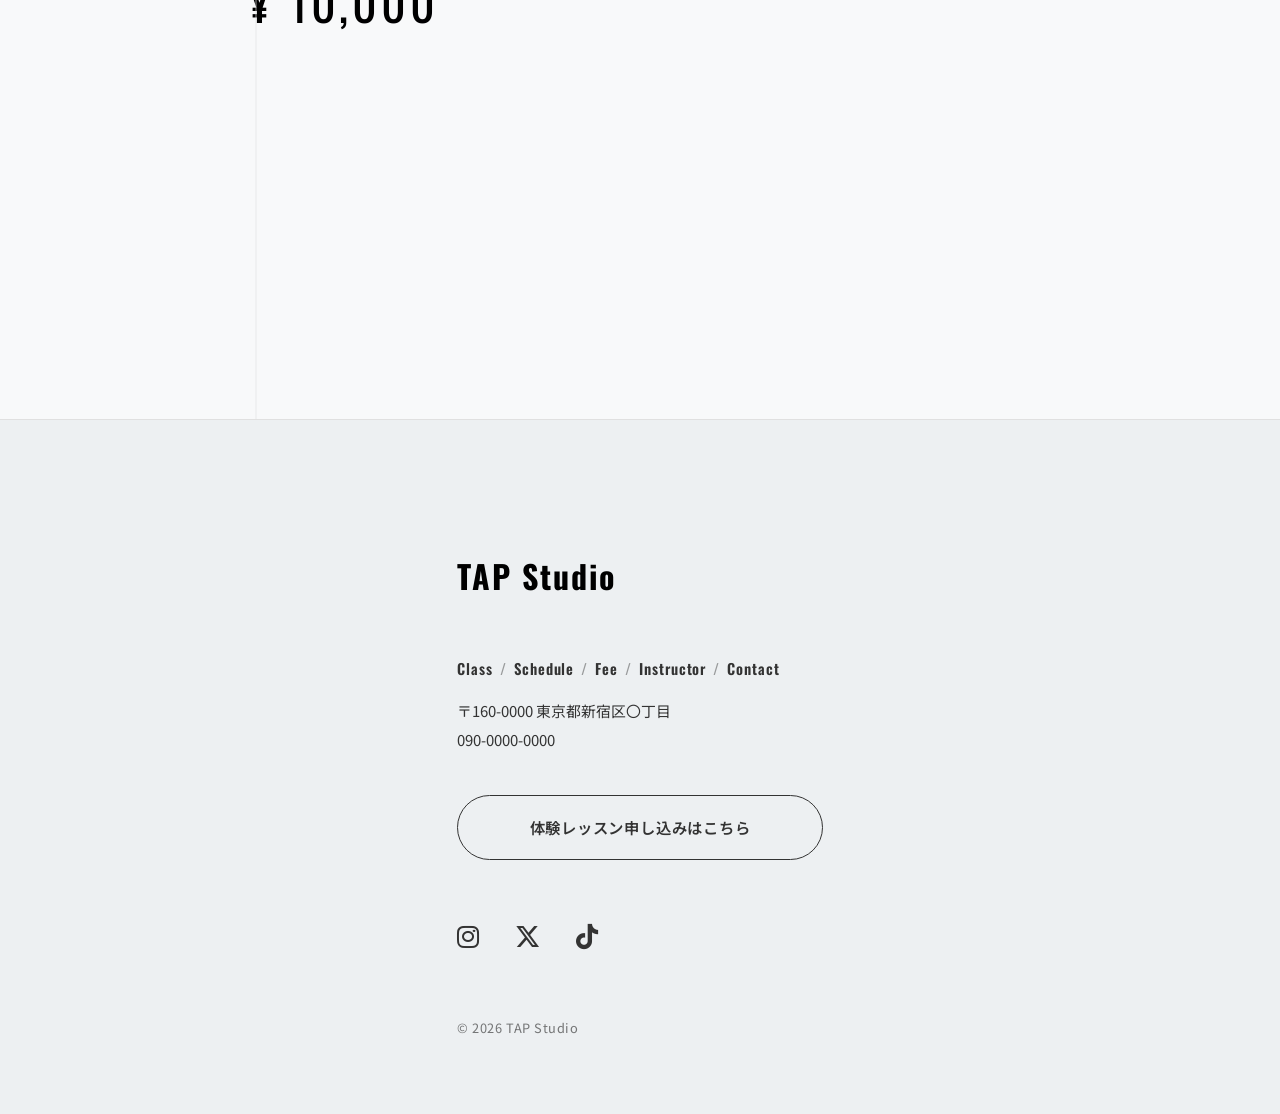
<file: fee.html>
<!DOCTYPE html>
<html lang="ja">
    <head>
        <meta charset="UTF-8">
        <meta name="viewport" content="width=device-width, initial-scale=1.0">
        <title>Fee | TAP Studio</title>
        <meta name="description" content="TAP Studio の料金案内。入会金・クラス別月謝・キャンペーン情報をご確認ください。">
        <link rel="preconnect" href="https://fonts.googleapis.com">
        <link rel="preconnect" href="https://fonts.gstatic.com" crossorigin>
        <link href="https://fonts.googleapis.com/css2?family=Noto+Sans+JP:wght@400;500;700&family=Oswald:ital,wght@0,300;0,400;0,500;0,600;0,700;1,300;1,400;1,500;1,600;1,700&display=swap" rel="stylesheet">
        <link rel="stylesheet" href="https://cdnjs.cloudflare.com/ajax/libs/font-awesome/6.5.1/css/all.min.css" crossorigin="anonymous" referrerpolicy="no-referrer">
        <link rel="stylesheet" href="css/style.css">
    </head>
    <body class="fee-page">
        <header class="site-header site-header--solid">
            <div class="header-inner">
                <a class="header-logo" href="index.html">TAP Studio</a>
                <nav class="header-nav" aria-label="メインメニュー">
                    <ul>
                        <li><a href="class.html">Class</a></li>
                        <li><a href="schedule.html">Schedule</a></li>
                        <li><a href="fee.html">Fee</a></li>
                        <li><a href="instructor.html">Instructor</a></li>
                        <li><a href="contact.html">Contact</a></li>
                    </ul>
                </nav>
            </div>
        </header>

        <div class="below-hero">
            <span class="below-hero-guide" aria-hidden="true"></span>

            <main class="site-main">
                <div class="fee-content-wrap">

                <!-- Fee タイトル -->
                <section class="fee-intro">
                    <div class="fee-intro-ghost" aria-hidden="true">F</div>
                    <div class="fee-intro-inner">
                        <h1 class="fee-page-title">Fee</h1>
                    </div>
                </section>

                <!-- CAMPAIGN セクション -->
                <section class="fee-campaign" aria-labelledby="campaign-heading">
                    <div class="fee-campaign-ghost" aria-hidden="true">C</div>
                    <div class="fee-campaign-inner">
                        <div class="fee-campaign-header">
                            <h2 id="campaign-heading" class="fee-campaign-title">CAMPAIGN</h2>
                            <p class="fee-campaign-note">入会金無料キャンペーン実施中！</p>
                        </div>
                        <dl class="fee-campaign-details">
                            <div class="fee-campaign-row">
                                <dt>期　間：</dt>
                                <dd>5月1日（水）〜 5月14日（木）</dd>
                            </div>
                            <div class="fee-campaign-row">
                                <dt>対　象：</dt>
                                <dd>
                                    <p>下記条件を全て満たしていただいた方</p>
                                    <ul class="fee-campaign-conds">
                                        <li>キャンペーン実施期間中に<br>無料体験レッスン受講または申し込み</li>
                                        <li>InstagramまたはXをフォロー</li>
                                    </ul>
                                </dd>
                            </div>
                        </dl>
                    </div>
                </section>

                <!-- 料金設定 01〜05 -->
                <div class="fee-pricing">

                    <!-- 01 ALL FREE -->
                    <article class="fee-item fee-item--text" aria-labelledby="fee01-heading">
                        <div class="fee-item-num" aria-hidden="true">01</div>
                        <div class="fee-item-body">
                            <h2 id="fee01-heading" class="fee-item-title">ALL FREE</h2>
                            <p class="fee-item-price">¥21,780</p>
                            <p class="fee-item-desc">通い放題。全ての通常レッスンを受講できます。</p>
                        </div>
                    </article>

                    <!-- 02 KIDS CLASS -->
                    <article class="fee-item fee-item--img-right" aria-labelledby="fee02-heading">
                        <div class="fee-item-num" aria-hidden="true">02</div>
                        <div class="fee-item-body">
                            <h2 id="fee02-heading" class="fee-item-title">KIDS CLASS</h2>
                            <p class="fee-item-price">¥7,700</p>
                            <p class="fee-item-desc">週1回。楽しみながらリズム感を養います。</p>
                        </div>
                        <div class="fee-item-img">
                            <img src="images/fee-kids.png" alt="キッズクラスのレッスン風景">
                        </div>
                    </article>

                    <!-- 03 JUNIOR・GENERAL CLASS -->
                    <article class="fee-item fee-item--text" aria-labelledby="fee03-heading">
                        <div class="fee-item-num" aria-hidden="true">03</div>
                        <div class="fee-item-body">
                            <h2 id="fee03-heading" class="fee-item-title">JUNIOR・GENERAL CLASS</h2>
                            <dl class="fee-tiers">
                                <div class="fee-tier-row">
                                    <dt class="fee-tier-price">¥7,700</dt>
                                    <dd class="fee-tier-freq">/ 週1回</dd>
                                </div>
                                <div class="fee-tier-row">
                                    <dt class="fee-tier-price">¥14,300</dt>
                                    <dd class="fee-tier-freq">/ 週2回</dd>
                                </div>
                                <div class="fee-tier-row">
                                    <dt class="fee-tier-price">¥18,900</dt>
                                    <dd class="fee-tier-freq">/ 週3回</dd>
                                </div>
                            </dl>
                            <p class="fee-item-desc">ダンスの基礎から、表現力・ステップまで身につけます。</p>
                        </div>
                    </article>

                    <!-- 04 SENIOR CLASS -->
                    <article class="fee-item fee-item--img-right" aria-labelledby="fee04-heading">
                        <div class="fee-item-num" aria-hidden="true">04</div>
                        <div class="fee-item-body">
                            <h2 id="fee04-heading" class="fee-item-title">SENIOR CLASS</h2>
                            <p class="fee-item-price">¥6,600</p>
                            <p class="fee-item-desc">週1回。楽しみながら足元から健康習慣作りをします。</p>
                        </div>
                        <div class="fee-item-img">
                            <img src="images/fee-senior.png" alt="シニアクラスのレッスン風景">
                        </div>
                    </article>

                    <!-- 05 入会金 -->
                    <article class="fee-item fee-item--registration" aria-labelledby="fee05-heading">
                        <div class="fee-item-num fee-item-num--admission" aria-hidden="true">ADMISSION FEE</div>
                        <div class="fee-item-body fee-item-body--registration">
                            <h2 id="fee05-heading" class="fee-registration-label">入会金</h2>
                            <p class="fee-registration-price">¥ 10,000</p>
                        </div>
                    </article>

                </div>

                </div><!-- /.fee-content-wrap -->
            </main>

            <footer class="site-footer">
                <div class="footer-inner">
                    <p class="footer-logo">TAP Studio</p>
                    <div class="footer-aligned">
                        <nav class="footer-nav" aria-label="フッターメニュー">
                            <a href="class.html">Class</a>
                            <span class="footer-nav-sep" aria-hidden="true">/</span>
                            <a href="schedule.html">Schedule</a>
                            <span class="footer-nav-sep" aria-hidden="true">/</span>
                            <a href="fee.html">Fee</a>
                            <span class="footer-nav-sep" aria-hidden="true">/</span>
                            <a href="instructor.html">Instructor</a>
                            <span class="footer-nav-sep" aria-hidden="true">/</span>
                            <a href="contact.html">Contact</a>
                        </nav>
                        <address class="footer-address">
                            〒160-0000 東京都新宿区〇丁目<br>
                            <a href="tel:09000000000">090-0000-0000</a>
                        </address>
                        <a class="footer-cta" href="contact.html">体験レッスン申し込みはこちら</a>
                        <div class="footer-social">
                            <a href="https://www.instagram.com/" class="footer-social-link" target="_blank" rel="noopener noreferrer" aria-label="Instagram">
                                <i class="fa-brands fa-instagram" aria-hidden="true"></i>
                            </a>
                            <a href="https://twitter.com/" class="footer-social-link" target="_blank" rel="noopener noreferrer" aria-label="X">
                                <i class="fa-brands fa-x-twitter" aria-hidden="true"></i>
                            </a>
                            <a href="https://www.tiktok.com/" class="footer-social-link" target="_blank" rel="noopener noreferrer" aria-label="TikTok">
                                <i class="fa-brands fa-tiktok" aria-hidden="true"></i>
                            </a>
                        </div>
                        <p class="footer-copy">© 2026 TAP Studio</p>
                    </div>
                </div>
            </footer>
        </div>
    </body>
</html>
</file>
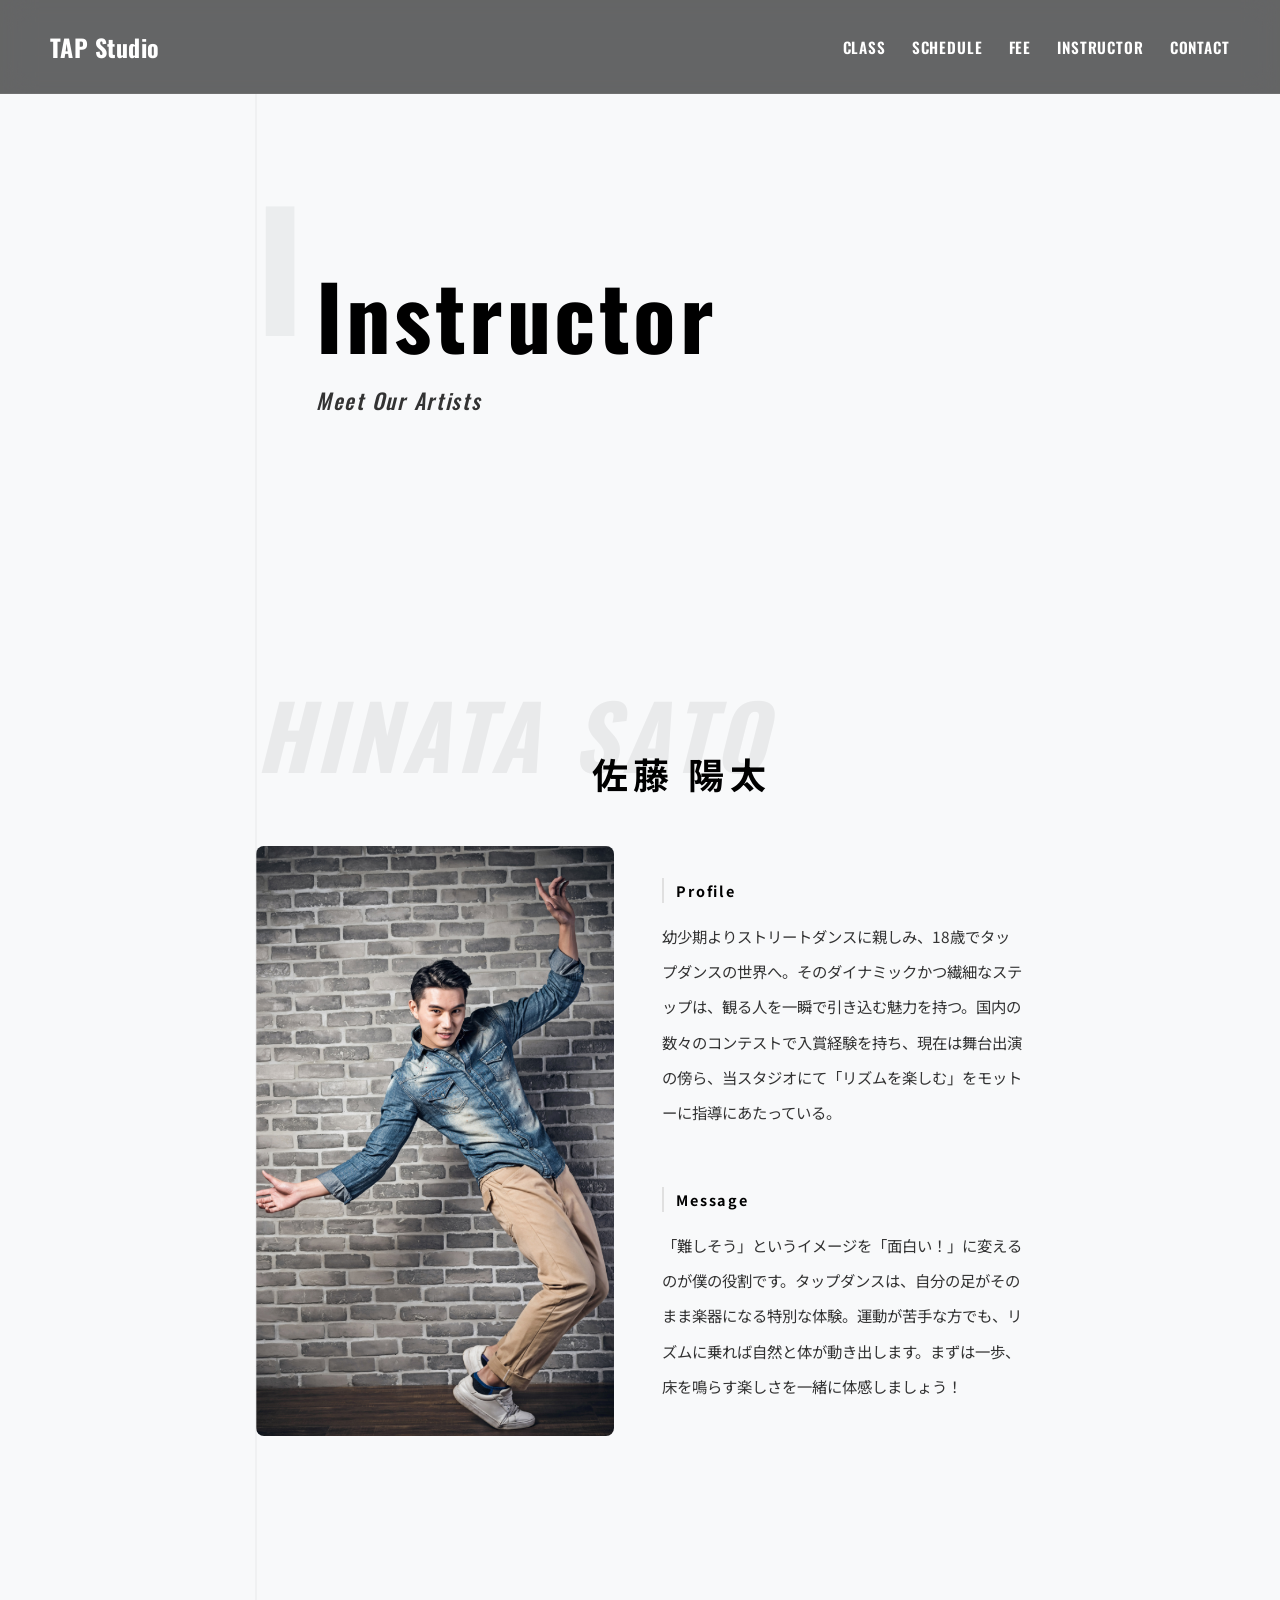
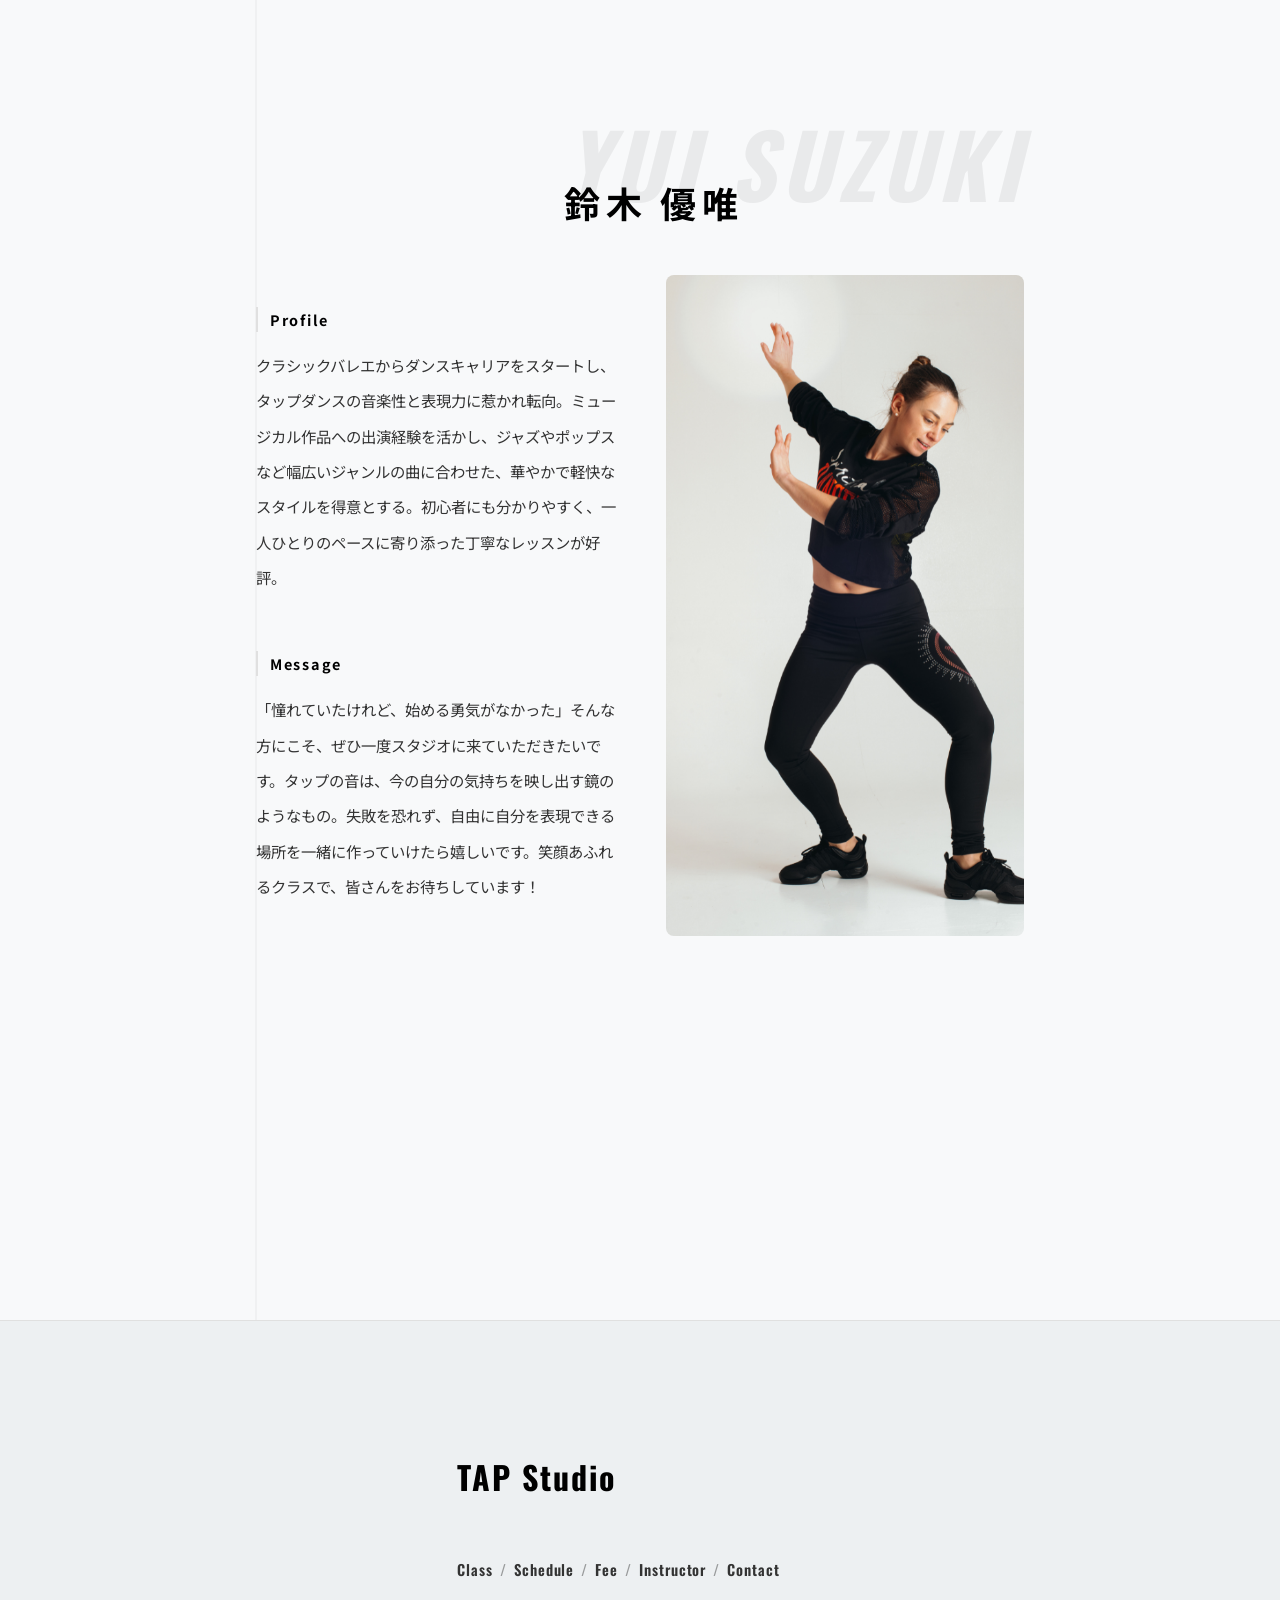
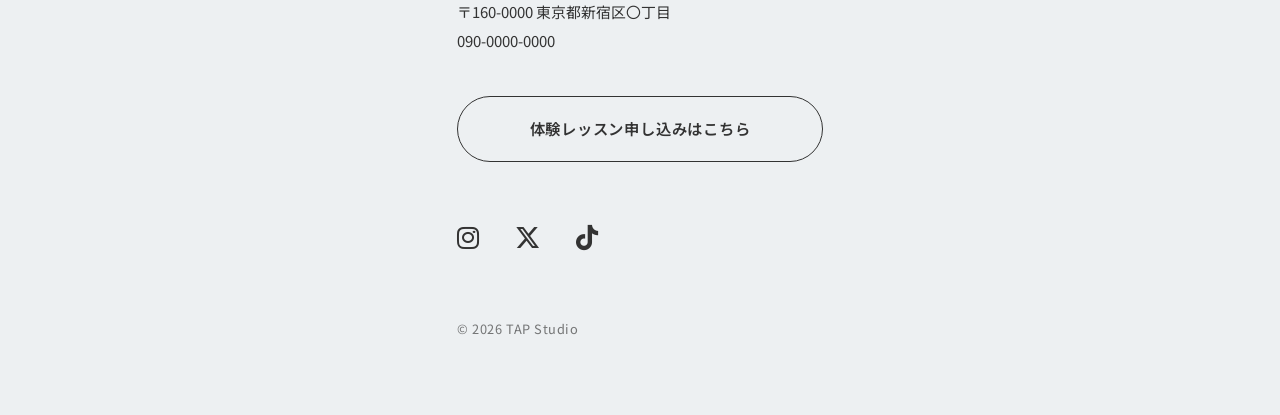
<file: instructor.html>
<!DOCTYPE html>
<html lang="ja">
    <head>
        <meta charset="UTF-8">
        <meta name="viewport" content="width=device-width, initial-scale=1.0">
        <title>Instructor | TAP Studio</title>
        <meta name="description" content="TAP Studio のインストラクター紹介。経験豊かな現役ダンサーがあなたのレッスンをサポートします。">
        <link rel="preconnect" href="https://fonts.googleapis.com">
        <link rel="preconnect" href="https://fonts.gstatic.com" crossorigin>
        <link href="https://fonts.googleapis.com/css2?family=Noto+Sans+JP:wght@400;500;700&family=Oswald:ital,wght@0,300;0,400;0,500;0,600;0,700;1,300;1,400;1,500;1,600;1,700&display=swap" rel="stylesheet">
        <link rel="stylesheet" href="https://cdnjs.cloudflare.com/ajax/libs/font-awesome/6.5.1/css/all.min.css" crossorigin="anonymous" referrerpolicy="no-referrer">
        <link rel="stylesheet" href="css/style.css">
    </head>
    <body>
        <header class="site-header site-header--solid">
            <div class="header-inner">
                <a class="header-logo" href="index.html">TAP Studio</a>
                <nav class="header-nav" aria-label="メインメニュー">
                    <ul>
                        <li><a href="class.html">Class</a></li>
                        <li><a href="schedule.html">Schedule</a></li>
                        <li><a href="fee.html">Fee</a></li>
                        <li><a href="instructor.html">Instructor</a></li>
                        <li><a href="contact.html">Contact</a></li>
                    </ul>
                </nav>
            </div>
        </header>

        <div class="below-hero">
            <span class="below-hero-guide" aria-hidden="true"></span>

            <main class="site-main">

                <!-- Instructor タイトル -->
                <section class="instructor-intro">
                    <div class="instructor-intro-ghost" aria-hidden="true">I</div>
                    <div class="instructor-intro-inner">
                        <h1 class="instructor-page-title">Instructor</h1>
                        <p class="instructor-page-sub">Meet Our Artists</p>
                    </div>
                </section>

                <!-- 佐藤 陽太 -->
                <article class="instructor-section instructor-section--lr" aria-labelledby="instructor01-name">
                    <div class="instructor-name-wrap">
                        <span class="instructor-ghost-name" aria-hidden="true">HINATA SATO</span>
                        <h2 id="instructor01-name" class="instructor-name-ja">佐藤 陽太</h2>
                    </div>
                    <div class="instructor-content">
                        <div class="instructor-img">
                            <img src="images/instructor1.png" alt="佐藤 陽太 インストラクター">
                        </div>
                        <div class="instructor-bio">
                            <div>
                                <p class="instructor-block-title">Profile</p>
                                <p class="instructor-bio-text">幼少期よりストリートダンスに親しみ、18歳でタップダンスの世界へ。そのダイナミックかつ繊細なステップは、観る人を一瞬で引き込む魅力を持つ。国内の数々のコンテストで入賞経験を持ち、現在は舞台出演の傍ら、当スタジオにて「リズムを楽しむ」をモットーに指導にあたっている。</p>
                            </div>
                            <div>
                                <p class="instructor-block-title">Message</p>
                                <p class="instructor-bio-text">「難しそう」というイメージを「面白い！」に変えるのが僕の役割です。タップダンスは、自分の足がそのまま楽器になる特別な体験。運動が苦手な方でも、リズムに乗れば自然と体が動き出します。まずは一歩、床を鳴らす楽しさを一緒に体感しましょう！</p>
                            </div>
                        </div>
                    </div>
                </article>

                <!-- 鈴木 優唯 -->
                <article class="instructor-section instructor-section--rl" aria-labelledby="instructor02-name">
                    <div class="instructor-name-wrap">
                        <span class="instructor-ghost-name" aria-hidden="true">YUI SUZUKI</span>
                        <h2 id="instructor02-name" class="instructor-name-ja">鈴木 優唯</h2>
                    </div>
                    <div class="instructor-content">
                        <div class="instructor-img">
                            <img src="images/instructor2.png" alt="鈴木 優唯 インストラクター">
                        </div>
                        <div class="instructor-bio">
                            <div>
                                <p class="instructor-block-title">Profile</p>
                                <p class="instructor-bio-text">クラシックバレエからダンスキャリアをスタートし、タップダンスの音楽性と表現力に惹かれ転向。ミュージカル作品への出演経験を活かし、ジャズやポップスなど幅広いジャンルの曲に合わせた、華やかで軽快なスタイルを得意とする。初心者にも分かりやすく、一人ひとりのペースに寄り添った丁寧なレッスンが好評。</p>
                            </div>
                            <div>
                                <p class="instructor-block-title">Message</p>
                                <p class="instructor-bio-text">「憧れていたけれど、始める勇気がなかった」そんな方にこそ、ぜひ一度スタジオに来ていただきたいです。タップの音は、今の自分の気持ちを映し出す鏡のようなもの。失敗を恐れず、自由に自分を表現できる場所を一緒に作っていけたら嬉しいです。笑顔あふれるクラスで、皆さんをお待ちしています！</p>
                            </div>
                        </div>
                    </div>
                </article>

            </main>

            <footer class="site-footer">
                <div class="footer-inner">
                    <p class="footer-logo">TAP Studio</p>
                    <div class="footer-aligned">
                        <nav class="footer-nav" aria-label="フッターメニュー">
                            <a href="class.html">Class</a>
                            <span class="footer-nav-sep" aria-hidden="true">/</span>
                            <a href="schedule.html">Schedule</a>
                            <span class="footer-nav-sep" aria-hidden="true">/</span>
                            <a href="fee.html">Fee</a>
                            <span class="footer-nav-sep" aria-hidden="true">/</span>
                            <a href="instructor.html">Instructor</a>
                            <span class="footer-nav-sep" aria-hidden="true">/</span>
                            <a href="contact.html">Contact</a>
                        </nav>
                        <address class="footer-address">
                            〒160-0000 東京都新宿区〇丁目<br>
                            <a href="tel:09000000000">090-0000-0000</a>
                        </address>
                        <a class="footer-cta" href="contact.html">体験レッスン申し込みはこちら</a>
                        <div class="footer-social">
                            <a href="https://www.instagram.com/" class="footer-social-link" target="_blank" rel="noopener noreferrer" aria-label="Instagram">
                                <i class="fa-brands fa-instagram" aria-hidden="true"></i>
                            </a>
                            <a href="https://twitter.com/" class="footer-social-link" target="_blank" rel="noopener noreferrer" aria-label="X">
                                <i class="fa-brands fa-x-twitter" aria-hidden="true"></i>
                            </a>
                            <a href="https://www.tiktok.com/" class="footer-social-link" target="_blank" rel="noopener noreferrer" aria-label="TikTok">
                                <i class="fa-brands fa-tiktok" aria-hidden="true"></i>
                            </a>
                        </div>
                        <p class="footer-copy">© 2026 TAP Studio</p>
                    </div>
                </div>
            </footer>
        </div>
    </body>
</html>
</file>
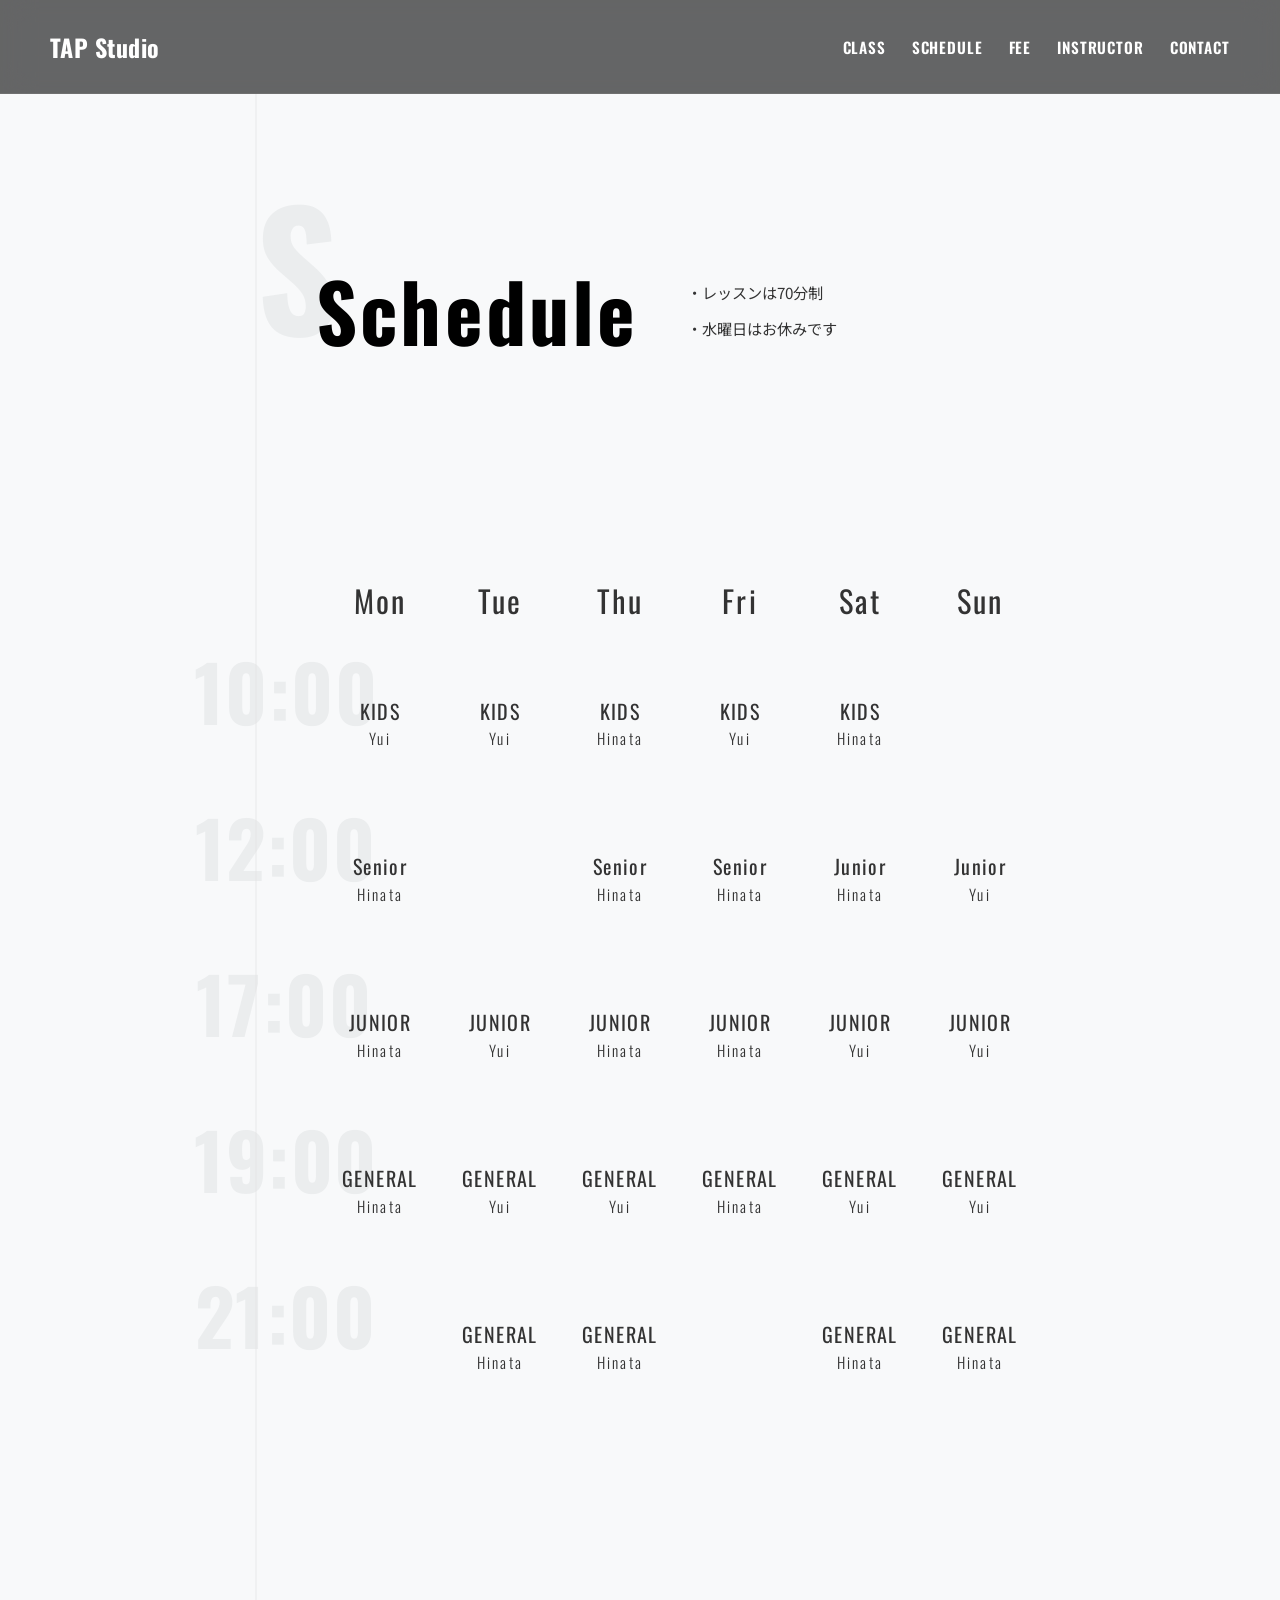
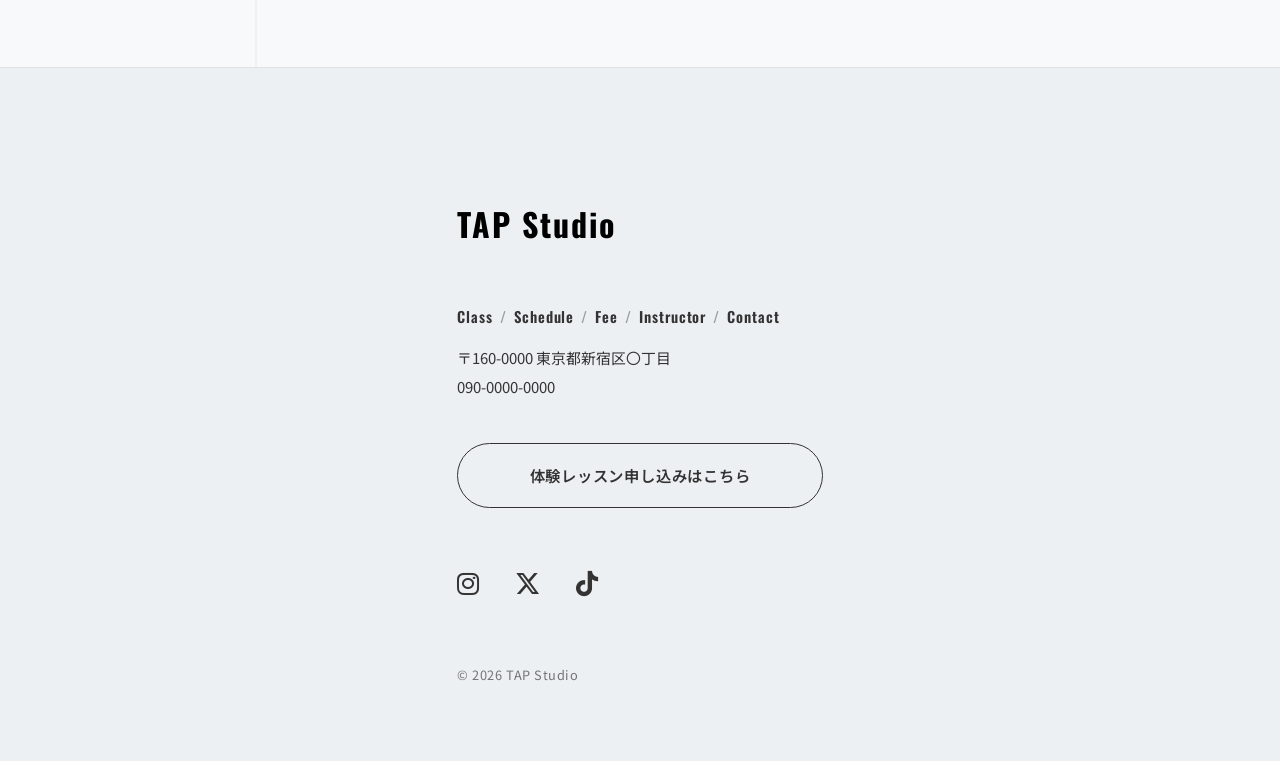
<file: schedule.html>
<!DOCTYPE html>
<html lang="ja">
    <head>
        <meta charset="UTF-8">
        <meta name="viewport" content="width=device-width, initial-scale=1.0">
        <title>Schedule | TAP Studio</title>
        <meta name="description" content="TAP Studio のレッスンスケジュール。曜日・時間帯ごとのクラス一覧です。">
        <link rel="preconnect" href="https://fonts.googleapis.com">
        <link rel="preconnect" href="https://fonts.gstatic.com" crossorigin>
        <link href="https://fonts.googleapis.com/css2?family=Noto+Sans+JP:wght@400;500;700&family=Oswald:ital,wght@0,300;0,400;0,500;0,600;0,700;1,300;1,400;1,500;1,600;1,700&display=swap" rel="stylesheet">
        <link rel="stylesheet" href="https://cdnjs.cloudflare.com/ajax/libs/font-awesome/6.5.1/css/all.min.css" crossorigin="anonymous" referrerpolicy="no-referrer">
        <link rel="stylesheet" href="css/style.css">
    </head>
    <body>
        <header class="site-header site-header--solid">
            <div class="header-inner">
                <a class="header-logo" href="index.html">TAP Studio</a>
                <nav class="header-nav" aria-label="メインメニュー">
                    <ul>
                        <li><a href="class.html">Class</a></li>
                        <li><a href="schedule.html">Schedule</a></li>
                        <li><a href="fee.html">Fee</a></li>
                        <li><a href="instructor.html">Instructor</a></li>
                        <li><a href="contact.html">Contact</a></li>
                    </ul>
                </nav>
            </div>
        </header>

        <div class="below-hero">
            <span class="below-hero-guide" aria-hidden="true"></span>

            <main class="site-main">

                <section class="schedule-intro">
                    <div class="schedule-intro-ghost" aria-hidden="true">S</div>
                    <div class="schedule-intro-inner">
                        <h1 class="schedule-page-title">Schedule</h1>
                        <ul class="schedule-info-notes" aria-label="スケジュール注意事項">
                            <li>レッスンは70分制</li>
                            <li>水曜日はお休みです</li>
                        </ul>
                    </div>
                </section>

                <section class="schedule-section" aria-label="レッスンスケジュール表">
                    <div class="schedule-table-wrap">
                        <div class="schedule-table">

                            <!-- ヘッダー行 -->
                            <div class="sg-corner" aria-hidden="true"></div>
                            <div class="sg-day-head">Mon</div>
                            <div class="sg-day-head">Tue</div>
                            <div class="sg-day-head">Thu</div>
                            <div class="sg-day-head">Fri</div>
                            <div class="sg-day-head">Sat</div>
                            <div class="sg-day-head">Sun</div>

                            <!-- 10:00 -->
                            <div class="sg-time-cell">
                                <span class="sg-time-ghost" aria-label="10時00分">10:00</span>
                            </div>
                            <div class="sg-cell"><b>KIDS</b><em>Yui</em></div>
                            <div class="sg-cell"><b>KIDS</b><em>Yui</em></div>
                            <div class="sg-cell"><b>KIDS</b><em>Hinata</em></div>
                            <div class="sg-cell"><b>KIDS</b><em>Yui</em></div>
                            <div class="sg-cell"><b>KIDS</b><em>Hinata</em></div>
                            <div class="sg-cell sg-cell--empty" aria-label="クラスなし"></div>

                            <!-- 12:00 -->
                            <div class="sg-time-cell">
                                <span class="sg-time-ghost" aria-label="12時00分">12:00</span>
                            </div>
                            <div class="sg-cell"><b>Senior</b><em>Hinata</em></div>
                            <div class="sg-cell sg-cell--empty" aria-label="クラスなし"></div>
                            <div class="sg-cell"><b>Senior</b><em>Hinata</em></div>
                            <div class="sg-cell"><b>Senior</b><em>Hinata</em></div>
                            <div class="sg-cell"><b>Junior</b><em>Hinata</em></div>
                            <div class="sg-cell"><b>Junior</b><em>Yui</em></div>

                            <!-- 17:00 -->
                            <div class="sg-time-cell">
                                <span class="sg-time-ghost" aria-label="17時00分">17:00</span>
                            </div>
                            <div class="sg-cell"><b>JUNIOR</b><em>Hinata</em></div>
                            <div class="sg-cell"><b>JUNIOR</b><em>Yui</em></div>
                            <div class="sg-cell"><b>JUNIOR</b><em>Hinata</em></div>
                            <div class="sg-cell"><b>JUNIOR</b><em>Hinata</em></div>
                            <div class="sg-cell"><b>JUNIOR</b><em>Yui</em></div>
                            <div class="sg-cell"><b>JUNIOR</b><em>Yui</em></div>

                            <!-- 19:00 -->
                            <div class="sg-time-cell">
                                <span class="sg-time-ghost" aria-label="19時00分">19:00</span>
                            </div>
                            <div class="sg-cell"><b>GENERAL</b><em>Hinata</em></div>
                            <div class="sg-cell"><b>GENERAL</b><em>Yui</em></div>
                            <div class="sg-cell"><b>GENERAL</b><em>Yui</em></div>
                            <div class="sg-cell"><b>GENERAL</b><em>Hinata</em></div>
                            <div class="sg-cell"><b>GENERAL</b><em>Yui</em></div>
                            <div class="sg-cell"><b>GENERAL</b><em>Yui</em></div>

                            <!-- 21:00 -->
                            <div class="sg-time-cell">
                                <span class="sg-time-ghost" aria-label="21時00分">21:00</span>
                            </div>
                            <div class="sg-cell sg-cell--empty" aria-label="クラスなし"></div>
                            <div class="sg-cell"><b>GENERAL</b><em>Hinata</em></div>
                            <div class="sg-cell"><b>GENERAL</b><em>Hinata</em></div>
                            <div class="sg-cell sg-cell--empty" aria-label="クラスなし"></div>
                            <div class="sg-cell"><b>GENERAL</b><em>Hinata</em></div>
                            <div class="sg-cell"><b>GENERAL</b><em>Hinata</em></div>

                        </div>
                    </div>
                </section>

            </main>

            <footer class="site-footer">
                <div class="footer-inner">
                    <p class="footer-logo">TAP Studio</p>
                    <div class="footer-aligned">
                        <nav class="footer-nav" aria-label="フッターメニュー">
                            <a href="class.html">Class</a>
                            <span class="footer-nav-sep" aria-hidden="true">/</span>
                            <a href="schedule.html">Schedule</a>
                            <span class="footer-nav-sep" aria-hidden="true">/</span>
                            <a href="fee.html">Fee</a>
                            <span class="footer-nav-sep" aria-hidden="true">/</span>
                            <a href="instructor.html">Instructor</a>
                            <span class="footer-nav-sep" aria-hidden="true">/</span>
                            <a href="contact.html">Contact</a>
                        </nav>
                        <address class="footer-address">
                            〒160-0000 東京都新宿区〇丁目<br>
                            <a href="tel:09000000000">090-0000-0000</a>
                        </address>
                        <a class="footer-cta" href="contact.html">体験レッスン申し込みはこちら</a>
                        <div class="footer-social">
                            <a href="https://www.instagram.com/" class="footer-social-link" target="_blank" rel="noopener noreferrer" aria-label="Instagram">
                                <i class="fa-brands fa-instagram" aria-hidden="true"></i>
                            </a>
                            <a href="https://twitter.com/" class="footer-social-link" target="_blank" rel="noopener noreferrer" aria-label="X">
                                <i class="fa-brands fa-x-twitter" aria-hidden="true"></i>
                            </a>
                            <a href="https://www.tiktok.com/" class="footer-social-link" target="_blank" rel="noopener noreferrer" aria-label="TikTok">
                                <i class="fa-brands fa-tiktok" aria-hidden="true"></i>
                            </a>
                        </div>
                        <p class="footer-copy">© 2026 TAP Studio</p>
                    </div>
                </div>
            </footer>
        </div>
    </body>
</html>
</file>
<file: css/style.css>
/* TAP Studio — Oswald（英字）/ Noto Sans JP（日本語） */

:root {
    --bg-page: #f8f9fa;
    --text-body: #333333;
    --text-heading: #000000;
    --white: #ffffff;
    --footer-bg: #edf0f2;
    --footer-text: #333333;
    --line-guide: #e0e0e0;
    /* 薄グレー装飾: #8b9694 を透明度 ～10% */
    --ghost-muted: rgba(139, 150, 148, 0.11);
    --ghost-soft: rgba(139, 150, 148, 0.06);
    --instagram-follow: #2a6a9a;
    --footer-cta-border: rgba(171, 213, 189, 0.45);
    --footer-cta-hover-border: #666666;
    --font-en: "Oswald", sans-serif;
    --font-jp: "Noto Sans JP", sans-serif;
    --ease-slow: 0.5s ease;
    --ease-fluid: cubic-bezier(0.4, 0, 0.2, 1);
    /* PCレイアウト：左縦ガイド（視覚的に％と vw を一致させ Features の左右対称に使う） */
    --guide-x-pct: 20%;
    --guide-x-vw: 20vw;
    --guide-gap: clamp(14px, 2.2vw, 28px);
    --message-content-gap: clamp(2rem, 5vw, 4rem);
    --message-base-left: var(--guide-x-pct);
}

* {
    box-sizing: border-box;
    margin: 0;
    padding: 0;
}

html {
    scroll-behavior: smooth;
}

body {
    background-color: var(--bg-page);
    color: var(--text-body);
    font-family: var(--font-jp);
    font-size: 16px;
    line-height: 1.75;
    position: relative;
}

a {
    color: inherit;
    text-decoration: none;
}

ul {
    list-style: none;
}

/* ----- ヒーロー直下エリアのみ：左縦ガイド（background-image に重ならない） ----- */

.below-hero {
    position: relative;
}

.below-hero-guide {
    position: absolute;
    top: 0;
    bottom: 0;
    width: 1px;
    background-color: var(--line-guide);
    z-index: 4;
    pointer-events: none;
    transform-origin: center top;
    left: clamp(2rem, 15vw, 20rem);
}

@media (min-width: 769px) {
    .below-hero-guide {
        left: var(--guide-x-vw);
        transform: translateX(-50%) scaleX(0.67);
        transform-origin: center top;
    }
}

@media (max-width: 768px) {
    .below-hero-guide {
        left: clamp(0.75rem, 4vw, 2.75rem);
        transform: scaleX(0.67);
        transform-origin: left top;
    }
}

@media (max-width: 480px) {
    .below-hero-guide {
        left: 0.5rem;
        transform: scaleX(0.67);
        transform-origin: left top;
    }
}

.visually-hidden {
    position: absolute;
    width: 1px;
    height: 1px;
    padding: 0;
    margin: -1px;
    overflow: hidden;
    clip: rect(0, 0, 0, 0);
    white-space: nowrap;
    border: 0;
}

/* ----- Header（ヒーロー上／白テキスト） ----- */

.site-header {
    position: absolute;
    top: 0;
    left: 0;
    right: 0;
    z-index: 30;
    padding: clamp(1.35rem, 3vw, 1.6rem) clamp(24px, 6vw, 50px);
}

.header-inner {
    max-width: none;
    width: 100%;
    margin: 0;
    display: flex;
    align-items: center;
    justify-content: space-between;
    gap: clamp(0.85rem, 4vw, 2.5rem);
}

.header-logo {
    font-family: var(--font-en);
    font-weight: 700;
    font-size: 1.5rem;
    letter-spacing: 0.02em;
    color: var(--white);
}

.header-nav ul {
    display: flex;
    flex-wrap: wrap;
    justify-content: flex-end;
    gap: clamp(0.6rem, 2vw, 1.6rem);
}

.header-nav a {
    font-family: var(--font-en);
    font-weight: 600;
    font-size: 0.95rem;
    letter-spacing: 0.06em;
    text-transform: uppercase;
    color: var(--white);
    transition: opacity var(--ease-slow);
}

.header-nav a:hover {
    opacity: 0.88;
}

@media (max-width: 720px) {
    .header-nav ul {
        gap: 0.45rem 0.85rem;
    }

    .header-nav a {
        font-size: 0.72rem;
    }

    .header-logo {
        font-size: 1.28rem;
    }
}

/* ----- Hero ----- */

.hero {
    position: relative;
    width: 100%;
    padding: 0;
    overflow: hidden;
}

.hero-media {
    display: block;
    width: 100%;
    height: auto;
    max-width: none;
}

.hero-overlay {
    position: absolute;
    inset: 0;
    z-index: 1;
    background:
        radial-gradient(ellipse min(118%, 80rem) min(78%, 44rem) at 50% 44%, rgba(0, 0, 0, 0.22) 0%, transparent 68%),
        linear-gradient(180deg, rgba(0, 0, 0, 0.4) 0%, rgba(0, 0, 0, 0.54) 50%, rgba(0, 0, 0, 0.66) 100%);
}

.hero-copy {
    position: absolute;
    inset: 0;
    z-index: 2;
    display: grid;
    place-content: center;
    text-align: center;
    max-width: 52rem;
    margin: 0 auto;
    padding: clamp(5.25rem, 10vw, 7.05rem) clamp(24px, 6vw, 50px) clamp(5.5rem, 11vw, 7rem);
}

.hero-tagline-ja {
    font-family: var(--font-jp);
    font-weight: 700;
    font-size: clamp(1.84rem, 4.92vw, 2.76rem);
    color: var(--white);
    margin-bottom: 0.28rem;
    letter-spacing: 0.09em;
    line-height: 1.34;
    text-shadow:
        0 0 0.12em rgba(0, 0, 0, 0.45),
        0 0.08em 0.28em rgba(0, 0, 0, 0.38);
    white-space: nowrap;      /* 文字を折り返さず1行に固定する */
  width: max-content;      /* 要素の幅を中身の文字数に合わせる */
  margin: 0 auto;
}

.hero-tagline-en {
    font-family: var(--font-en);
    font-weight: 700;
    font-style: italic;
    font-size: clamp(1.84rem, 4.92vw, 2.76rem);
    letter-spacing: 0.32em;
    color: rgba(255, 255, 255, 0.95);
    line-height: 1.29;
    text-transform: uppercase;
    text-shadow:
        0 0 0.12em rgba(0, 0, 0, 0.45),
        0 0.08em 0.28em rgba(0, 0, 0, 0.38);
}

.hero-cta {
    position: absolute;
    z-index: 2;
    right: clamp(24px, 6vw, 50px);
    bottom: clamp(1.65rem, 5vw, 3.1rem);
    display: inline-flex;
    align-items: center;
    justify-content: center;
    white-space: nowrap;
    padding: clamp(1rem, 2.8vw, 1.45rem) clamp(2.5rem, 7.5vw, 4.55rem);
    font-family: var(--font-jp);
    font-size: clamp(0.8rem, 2.05vw, 1rem);
    font-weight: 600;
    line-height: 1.28;
    text-align: center;
    color: #ffffff;
    border-radius: 999px;
    background-color: transparent;
    border: 1.5px solid rgba(255, 255, 255, 0.2);
    letter-spacing: 0.055em;
    box-shadow: none;
    text-shadow:
        0 0 0.55rem rgba(255, 255, 255, 0.42),
        0 1px 2px rgba(0, 0, 0, 0.32);
    transition:
        padding 0.55s var(--ease-fluid),
        background-color 0.55s var(--ease-fluid),
        color 0.55s var(--ease-fluid),
        border-color 0.55s var(--ease-fluid),
        box-shadow 0.55s var(--ease-fluid),
        letter-spacing 0.55s var(--ease-fluid),
        text-shadow 0.55s var(--ease-fluid);
}

.hero-cta:hover {
    padding: clamp(1.05rem, 2.95vw, 1.52rem) clamp(2.85rem, 8.5vw, 5rem);
    background-color: rgba(255, 255, 255, 0.97);
    color: var(--text-heading);
    border-color: rgba(0, 0, 0, 0.22);
    box-shadow:
        0 6px 28px rgba(0, 0, 0, 0.32),
        0 14px 40px rgba(0, 0, 0, 0.14);
    letter-spacing: 0.09em;
    text-shadow: none;
}

@media (max-width: 520px) {
    .hero-copy {
        padding-top: 5.25rem;
    }

    .hero-tagline-en {
        letter-spacing: 0.2em;
    }

    .hero-cta {
        left: 50%;
        right: auto;
        transform: translateX(-50%);
        max-width: calc(100% - 1.25rem);
        padding: clamp(0.92rem, 3.1vw, 1.12rem) clamp(1.55rem, 5.8vw, 2.75rem);
        font-size: clamp(0.62rem, 3.05vw, 0.78rem);
        white-space: nowrap;
    }

    .hero-cta:hover {
        transform: translateX(-50%);
        padding: clamp(0.96rem, 3.25vw, 1.16rem) clamp(1.85rem, 6.5vw, 3.15rem);
        letter-spacing: 0.06em;
    }
}

/* ----- Main / Sections ----- */

.site-main {
    position: relative;
    z-index: 0;
}

.section {
    position: relative;
    padding: clamp(3.5rem, 8vw, 6rem) clamp(1.75rem, 6vw, 4rem);
    overflow: hidden;
}

.section-inner {
    position: relative;
    z-index: 1;
    max-width: none !important;
    width: 100% !important;
    padding-left: 15vw !important;
    margin-left: 0 !important;
    margin-right: auto;
}

.section-inner--wide {
    max-width: 1140px;
}

@media (min-width: 769px) {
    .section-inner--from-guide {
        max-width: 40rem;
        margin-left: calc(var(--guide-x-pct) + var(--guide-gap));
        margin-right: auto;
    }

    /* Instagram はカルーセル幅を広く取りつつ、ブロック開始位置だけガイドに合わせる */
    .section-inner--from-guide-narrow.section-inner--wide {
        margin-left: calc(var(--guide-x-pct) + var(--guide-gap));
        margin-right: clamp(1rem, 4vw, 2.5rem);
        max-width: none;
        width: auto;
    }

    .section-inner--features {
        max-width: none;
        margin-left: 0;
        margin-right: auto;
        width: 100%;
        padding-left: 0 !important;
    }

    .section-title--features {
        margin-left: calc(var(--guide-x-vw) - clamp(1.75rem, 6vw, 4rem) + var(--guide-gap));
    }
}

/* MESSAGE：ヒーロー直下との余白多め／見出しは「MESSAGE」の下側から開始 */

.section-message.section {
    padding-top: clamp(10rem, 15vw, 15rem) !important;
    padding-left: clamp(2rem, 12vw, 15vw);
    padding-right: 5%;
    position: relative;
}

/* MESSAGE 背後ワード */

.section-bg-word {
    position: absolute !important;
    left: 12vw !important;
    transform: none !important;
    top: 15rem !important;
    font-family: var(--font-en);
    font-weight: 700;
    font-size: clamp(4rem, 18vw, 12rem);
    line-height: 1;
    letter-spacing: 0.03em;
    color: var(--ghost-muted);
    pointer-events: none;
    z-index: 0;
    white-space: nowrap;
}

/* NEWS / Instagram 背面1文字 */

.section-bg-letter {
    position: absolute !important;
    left: 12vw;
    transform: translateX(-0.5rem);
    font-family: var(--font-en);
    font-weight: 700;
    font-size: clamp(6rem, 15vw, 12rem) !important;
    line-height: 1;
    color: var(--ghost-muted);
    pointer-events: none;
    z-index: 0;
    opacity: 1;
    white-space: nowrap;
}

.section-bg-letter--news {
    top: 0.75rem;
    transform: translateY(-18%);
}

.section-bg-letter--insta {
    top: 0.35rem;
    transform: translateY(-12%);
}

.section-bg-letter--features {
    /* MESSAGE と同サイズ／色味に近い透かし */
    font-size: clamp(4rem, 18vw, 12rem) !important;
    color: rgba(139, 150, 148, 0.08);
    letter-spacing: 0.03em;
    top: clamp(12rem, 22vw, 17rem);
    transform: none;
}

@media (min-width: 769px) {
    .section-message .section-bg-word {
        left: clamp(1rem, 3vw, 2.35rem);
    }

    .section-message .section-heading-stack {
        margin-top: clamp(11rem, 18vw, 15rem);
    }

    .section-bg-letter--news {
        left: var(--guide-x-vw);
    }

    /* 「I」はINSTAGRAMの頭文字Iの左側に重なるようガイドラインに配置 */
    .section-bg-letter--insta {
        left: var(--guide-x-vw);
    }

    /* 「F」はFeaturesタイトル左端の背後に収まるようガイドラインに配置 */
    .section-bg-letter--features {
        top: clamp(5rem, 11vw, 9rem);
        left: var(--guide-x-vw);
        transform: none;
    }

    /* Features・NEWS・INSTAGRAMの黒字タイトルを同一ライン（ガイド右）に揃える */
    .section-news .section-title,
    .section-instagram .section-title {
        margin-left: calc(var(--guide-x-vw) + var(--guide-gap) - clamp(1.75rem, 6vw, 4rem) - 15vw);
    }

    /* NEWSリストもタイトルと同じ左位置から開始 */
    .section-news .news-list {
        margin-left: calc(var(--guide-x-vw) + var(--guide-gap) - clamp(1.75rem, 6vw, 4rem) - 15vw);
    }
}

.section-title {
    position: relative;
    z-index: 1;
    font-family: var(--font-en);
    font-weight: 400;
    font-size: clamp(2.5rem, 5vw, 3.5rem);
    color: var(--text-heading);
    letter-spacing: 0.12em;
    text-transform: uppercase;
    margin-bottom: 2rem;
}

.section-heading-stack {
    text-align: left;
    margin-bottom: clamp(1.75rem, 4vw, 2.25rem);
}

.section-heading-stack .heading-ja {
    display: block;
    font-family: var(--font-jp);
    font-weight: 700;
    font-size: clamp(3rem, 2.55vw, 1.54rem);
    color: var(--text-heading);
    margin-bottom: 0.42rem;
    letter-spacing: 0.045em;
    line-height: 1.5;
}

.section-heading-stack .heading-en {
    display: block;
    font-family: var(--font-en);
    font-weight: 700;
    font-style: italic;
    font-size: clamp(2.5rem, 2.55vw, 1.54rem);
    color: var(--text-heading);
    letter-spacing: 0.18em;
    text-transform: uppercase;
    opacity: 0.92;
}

.message-body {
    position: relative;
    z-index: 1;
    max-width: 1000px !important;
    margin-left: 0;
}

.message-body p {
    font-size: 1.75rem;
    line-height: 1.8;
    color: var(--text-body);
    text-align: justify;
    width: 100%;
    word-break: keep-all;
    overflow-wrap: anywhere;
}

@media (max-width: 768px) {
    .section-inner--from-guide,
    .section-inner--from-guide-narrow.section-inner--wide {
        margin-left: auto;
        margin-right: auto;
    }

    .section-heading-stack {
        text-align: center;
    }

    .section-message.section {
        padding-top: clamp(4.75rem, 12vw, 7rem);
    }

    .section-message .section-bg-word {
        left: 0;
        right: auto;
        top: clamp(2.25rem, 6vw, 3rem);
    }

    .section-message .section-heading-stack {
        margin-top: clamp(8rem, 30vw, 11rem);
    }

    /* スマホは従来寄りに透かし位置 */
    .section-bg-letter--news,
    .section-bg-letter--insta {
        left: 0;
        transform: translateY(-14%);
    }

    .section-bg-letter--features {
        left: 12px !important;
        top: clamp(10rem, 24vw, 13rem);
        transform: translateX(min(38vw, 4.75rem));
        font-size: clamp(4rem, 18vw, 11rem) !important;
        color: rgba(139, 150, 148, 0.08);
    }
}

@media (max-width: 560px) {
    .section-bg-word {
        font-size: clamp(3rem, 14vw, 6rem);
    }
}

/* ----- Features ----- */

.section-features.section {
    padding-top: clamp(10rem, 22vw, 17rem);
    padding-bottom: clamp(7rem, 16vw, 12rem);
    overflow: visible;
}

.section-title.section-title--features {
    position: relative;
    z-index: 2;
    margin-bottom: clamp(5rem, 10vw, 7rem);
    font-size: clamp(3rem, 5.5vw, 4rem);
}

.features-list {
    display: flex;
    flex-direction: column;
    gap: clamp(3.5rem, 8vw, 6.5rem);
}

.feature {
    position: relative;
    gap: 0.5rem;
    min-height: clamp(9.5rem, 22vw, 14rem);
}

.feature-num {
    position: absolute;
    font-family: var(--font-en);
    font-weight: 700;
    font-style: normal;
    font-size: clamp(6.5rem, 20vw, 12.5rem);
    line-height: 1;
    color: var(--ghost-muted);
    z-index: 0;
}

.feature-body {
    position: relative;
    z-index: 1;
}

@media (min-width: 769px) {
    /*
     * ガイドを viewport と同義の％で参照（コンテナ幅とは一致しないので vw）
     * 1・3：数字ブロックは「ライン直上」〜ラインギリギリ左で終わる（右揃えでラインへ密着）
     * 2：左ガイドと対称になり、假想右ガイド（100% − guide）のすぐ右側にグリフがあるイメージ
     */
    /* 1・3：数字はガイドラインの左側に右寄せで密着、本文はガイドのすぐ右から */
    .feature--lr .feature-num {
        top: clamp(-0.75rem, -1vw, 0rem);
        left: 0;
        width: calc(var(--guide-x-vw) - clamp(1.75rem, 6vw, 4rem));
        text-align: right;
        padding-right: clamp(4px, 0.6vw, 10px);
        box-sizing: border-box;
    }

    .feature--lr .feature-body {
        margin-left: calc(var(--guide-x-vw) - clamp(1.75rem, 6vw, 4rem) + var(--guide-gap));
        max-width: min(38rem, 54vw);
        text-align: left;
    }

    .feature--lr .feature-desc {
        max-width: min(36rem, 52vw);
    }

    /* 2：左ガイドと対称の右側に配置 */
    .feature--rl .feature-body {
        margin-left: auto;
        margin-right: calc(var(--guide-x-vw) + var(--guide-gap) - clamp(1.75rem, 6vw, 4rem));
        width: auto;
        max-width: min(32rem, 48vw);
        text-align: right;
    }

    .feature--rl .feature-title-ja,
    .feature--rl .feature-title-en,
    .feature--rl .feature-desc {
        margin-left: auto;
    }

    .feature--rl .feature-desc {
        max-width: min(28rem, 44vw);
    }

    /* 2の数字：左ガイドと対称の右側ゾーンに配置（左ガイドと同じ幅） */
    .feature--rl .feature-num {
        top: clamp(-0.9rem, -1.35vw, 0rem);
        left: auto;
        right: 0;
        width: calc(var(--guide-x-vw) - clamp(1.75rem, 6vw, 4rem));
        text-align: left;
        padding-left: clamp(6px, 0.95vw, 14px);
        padding-right: 0;
        box-sizing: border-box;
    }
}

@media (max-width: 768px) {
    .feature-num {
        top: -0.55rem;
    }

    .feature--lr .feature-num {
        left: 0;
        text-align: left;
    }

    .feature--lr .feature-body {
        margin-left: 0;
    }

    .feature--lr .feature-desc {
        max-width: none;
    }

    .feature--rl {
        text-align: right;
    }

    .feature--rl .feature-num {
        left: auto;
        right: 0;
        text-align: right;
    }

    .feature--rl .feature-body {
        width: auto;
        max-width: none;
        margin-left: 0;
        margin-right: 0;
        text-align: right;
    }

    .feature--rl .feature-title-ja,
    .feature--rl .feature-title-en,
    .feature--rl .feature-desc {
        margin-right: 0;
        margin-left: auto;
    }
}

.feature-title-ja {
    font-family: var(--font-jp);
    font-weight: 700;
    font-size: clamp(1.42rem, 2.85vw, 1.92rem);
    color: var(--text-heading);
    margin-bottom: 0.42rem;
    letter-spacing: 0.02em;
}

.feature-title-en {
    font-family: var(--font-en);
    font-weight: 700;
    font-style: italic;
    font-size: clamp(1.28rem, 3.05vw, 1.72rem);
    color: var(--text-heading);
    letter-spacing: 0.1em;
    text-transform: uppercase;
    margin-bottom: 1.05rem;
}

.feature-desc {
    font-size: clamp(1.04rem, 2.05vw, 1.16rem);
    color: var(--text-body);
    max-width: 32rem;
    line-height: 2;
}

/* ----- NEWS ----- */

.news-list {
    position: relative;
    z-index: 1;
    border-top: 1px solid var(--line-guide);
    max-width: 38rem;
}

.news-list li {
    display: flex;
    flex-wrap: wrap;
    align-items: baseline;
    gap: 0.65rem 2rem;
    padding: 1.2rem 0;
    border-bottom: 1px solid var(--line-guide);
    font-size: 0.95rem;
}

.news-date {
    font-family: var(--font-jp);
    font-weight: 700;
    color: var(--text-heading);
    flex-shrink: 0;
    min-width: 8rem;
}

.news-link {
    font-family: var(--font-jp);
    font-weight: 500;
    color: var(--text-body);
    text-decoration: none;
    transition: color var(--ease-slow);
}

.news-link:hover {
    color: var(--text-heading);
}

/* ----- Instagram ----- */

.section-news.section {
    padding-bottom: clamp(7rem, 16vw, 12rem);
}

.section-instagram.section {
    padding-bottom: clamp(12.5rem, 28vw, 21rem);
}

.instagram-head {
    display: flex;
    flex-wrap: wrap;
    align-items: center;
    gap: 0.75rem 1.5rem;
    margin-bottom: 2rem;
}

.section-title--inline {
    margin-bottom: 0;
}

.instagram-follow {
    font-family: "Consolas", "Courier New", monospace;
    font-weight: 400;
    font-size: 0.95rem;
    letter-spacing: 0.12em;
    color: var(--instagram-follow);
    transition: opacity var(--ease-slow);
}

.instagram-follow:hover {
    opacity: 0.78;
}

.instagram-marquee {
    position: relative;
    z-index: 1;
    overflow: hidden;
    margin: 0 -0.5rem;
    padding: 0.25rem 0;
    mask-image: linear-gradient(90deg, transparent, #000 4%, #000 96%, transparent);
}

.instagram-marquee-inner {
    display: flex;
    width: max-content;
    animation: marquee-slide 32s linear infinite;
}

@media (prefers-reduced-motion: reduce) {
    .instagram-marquee-inner {
        animation: none;
    }
}

@keyframes marquee-slide {
    0% {
        transform: translateX(0);
    }

    100% {
        transform: translateX(-50%);
    }
}

.instagram-track {
    display: flex;
    align-items: stretch;
    gap: 1rem;
    flex-shrink: 0;
    padding: 0 0.5rem;
}

.instagram-cell {
    flex: 0 0 clamp(140px, 22vw, 200px);
    width: clamp(140px, 22vw, 200px);
    aspect-ratio: 1;
    border-radius: 22px;
    overflow: hidden;
    text-decoration: none;
    cursor: pointer;
}

.instagram-cell--placeholder {
    display: flex;
    align-items: center;
    justify-content: center;
    background: #e4e6e9;
    color: rgba(51, 51, 51, 0.55);
    font-size: 0.92rem;
    font-family: var(--font-jp);
}

.instagram-cell--photo {
    background-image: linear-gradient(160deg, #dedede 0%, #bdbdbd 100%);
    border: 1px solid rgba(224, 224, 224, 0.8);
}

.instagram-cell--img img {
    display: block;
    width: 100%;
    height: 100%;
    object-fit: cover;
}

@media (max-width: 600px) {
    .instagram-cell {
        flex-basis: 130px;
        width: 130px;
        border-radius: 18px;
    }
}

/* ===== Site Header — Solid variant (non-hero pages) ===== */

.site-header--solid {
    position: sticky;
    top: 0;
    z-index: 30;
    background-color: rgba(10, 10, 10, 0.62);
    -webkit-backdrop-filter: blur(16px) saturate(160%);
    backdrop-filter: blur(16px) saturate(160%);
    border-bottom: 1px solid rgba(255, 255, 255, 0.07);
}

/* ===== Page Banner (inner pages) ===== */

.page-banner {
    position: relative;
    background-color: #1f2427;
    padding: clamp(7rem, 16vw, 10.5rem) clamp(1.75rem, 6vw, 4rem) clamp(3rem, 6.5vw, 4.5rem);
    overflow: hidden;
}

.page-banner-ghost {
    position: absolute;
    font-family: var(--font-en);
    font-weight: 700;
    font-size: clamp(9rem, 26vw, 18rem);
    line-height: 1;
    color: rgba(255, 255, 255, 0.05);
    pointer-events: none;
    z-index: 0;
    top: 50%;
    transform: translateY(-50%);
    left: clamp(0.75rem, 8vw, 3rem);
}

.page-banner-copy {
    position: relative;
    z-index: 1;
}

@media (min-width: 769px) {
    .page-banner-ghost {
        left: var(--guide-x-vw);
    }

    .page-banner-copy {
        margin-left: calc(var(--guide-x-pct) + var(--guide-gap));
    }
}

.page-banner-label {
    font-family: var(--font-jp);
    font-size: 0.85rem;
    letter-spacing: 0.14em;
    color: rgba(255, 255, 255, 0.55);
    margin-bottom: 0.55rem;
}

.page-banner-title {
    font-family: var(--font-en);
    font-weight: 700;
    font-style: italic;
    font-size: clamp(3.5rem, 8vw, 5.5rem);
    color: var(--white);
    letter-spacing: 0.06em;
    text-transform: uppercase;
    line-height: 1;
}

/* ===== Class Page ===== */

.class-intro {
    position: relative;
    padding: clamp(8rem, 14vw, 11rem) clamp(1.75rem, 6vw, 4rem) clamp(5rem, 10vw, 8rem);
    overflow: hidden;
}

.class-intro-ghost {
    position: absolute;
    font-family: var(--font-en);
    font-weight: 700;
    font-size: clamp(6rem, 14vw, 10rem);
    color: var(--ghost-muted);
    top: auto;
    bottom: clamp(2.5rem, 6vw, 4.5rem);
    transform: none;
    left: clamp(0.5rem, 3vw, 1.5rem);
    pointer-events: none;
    z-index: 0;
    line-height: 1;
}

.class-intro-inner {
    position: relative;
    z-index: 1;
}

.class-page-title {
    font-family: var(--font-en);
    font-weight: 700;
    font-size: clamp(3rem, 7vw, 5.5rem);
    color: var(--text-heading);
    letter-spacing: 0.04em;
    line-height: 1;
}

.class-section {
    position: relative;
    padding: clamp(3rem, 7vw, 5rem) clamp(1.75rem, 6vw, 4rem);
    overflow: hidden;
}

.class-ghost {
    position: absolute;
    font-family: var(--font-en);
    font-weight: 400;
    font-size: clamp(22rem, 52vw, 42rem);
    line-height: 1;
    color: var(--ghost-muted);
    pointer-events: none;
    z-index: 0;
    top: 0;
    transform: none;
    white-space: nowrap;
}

.class-ghost--left {
    left: -1rem;
}

.class-ghost--right {
    right: -1rem;
    left: auto;
}

.class-inner {
    position: relative;
    z-index: 1;
    max-width: 600px;
}

.class-section--rl .class-inner {
    margin-left: auto;
}

.class-name-en {
    font-family: var(--font-en);
    font-weight: 400;
    font-style: normal;
    font-size: clamp(2.2rem, 4.5vw, 3.5rem);
    color: var(--text-heading);
    letter-spacing: 0.12em;
    text-transform: uppercase;
    line-height: 1;
    margin-bottom: 0.1rem;
}

.class-name-ja {
    font-family: var(--font-jp);
    font-weight: 700;
    font-size: clamp(1.5rem, 3vw, 2.2rem);
    color: var(--text-heading);
    letter-spacing: 0.04em;
    margin-bottom: 0.35rem;
    line-height: 1.3;
}

.class-target {
    display: inline-block;
    font-family: var(--font-jp);
    font-size: 1rem;
    color: rgba(51, 51, 51, 0.6);
    letter-spacing: 0.06em;
    margin-bottom: 0.45rem;
    padding-left: 0.75rem;
    border-left: 2px solid var(--line-guide);
}

.class-section--rl .class-target {
    border-left: 2px solid var(--line-guide);
    padding-left: 0.75rem;
    display: inline-block;
}

.class-desc {
    font-family: var(--font-jp);
    font-size: clamp(1.05rem, 2.2vw, 1.35rem);
    color: var(--text-body);
    line-height: 1.85;
}

.class-desc strong {
    display: block;
    font-weight: 700;
    font-size: clamp(1.2rem, 2.5vw, 1.75rem);
    color: var(--text-heading);
    margin-bottom: 0.1rem;
}

.class-extra-line {
    font-family: var(--font-jp);
    font-size: clamp(1.05rem, 2.3vw, 1.35rem);
    color: var(--text-body);
    line-height: 1.9;
    margin-top: clamp(0.4rem, 0.8vw, 0.65rem);
}

.class-extra-line strong {
    font-weight: 700;
    color: var(--text-heading);
}

.class-img-wrap {
    margin-top: clamp(0.85rem, 2vw, 1.35rem);
    max-width: 340px;
}

.class-section--rl .class-img-wrap {
    margin-left: 0;
}

.class-img-wrap img {
    display: block;
    width: 100%;
    height: auto;
    border-radius: 12px;
    object-fit: cover;
}

.site-main .class-section:last-child {
    padding-bottom: clamp(6rem, 12vw, 9rem);
}

.class-guide-right {
    display: none;
}

@media (min-width: 769px) {
    .class-guide-right {
        display: block;
        position: absolute;
        top: 0;
        bottom: 0;
        width: 1px;
        background-color: var(--line-guide);
        z-index: 4;
        right: var(--guide-x-vw);
        transform: translateX(50%) scaleX(0.67);
        transform-origin: center top;
    }

    .class-intro-ghost {
        top: clamp(3.5rem, 7vw, 6rem);
        bottom: auto;
        left: var(--guide-x-vw);
    }

    .class-intro-inner {
        margin-left: calc(var(--guide-x-vw) + var(--guide-gap) - clamp(1.75rem, 6vw, 4rem) + 2rem);
    }

    .class-ghost--left {
        left: var(--guide-x-vw);
        transform: translateX(-50%);
    }

    .class-ghost--right {
        right: var(--guide-x-vw);
        left: auto;
        transform: translateX(50%);
    }

    .class-section--lr .class-inner {
        max-width: clamp(420px, 62vw, 840px);
        margin-left: calc(var(--guide-x-vw) - clamp(1.75rem, 6vw, 4rem));
    }

    .class-section--rl .class-inner {
        max-width: clamp(420px, 62vw, 840px);
        margin-right: calc(var(--guide-x-vw) - clamp(1.75rem, 6vw, 4rem));
        margin-left: auto;
    }
}

/* ===== Schedule Page ===== */

.schedule-intro {
    position: relative;
    padding: clamp(8rem, 14vw, 11rem) clamp(1.75rem, 6vw, 4rem) clamp(5rem, 10vw, 8rem);
    overflow: hidden;
}

.schedule-intro-ghost {
    position: absolute;
    font-family: var(--font-en);
    font-weight: 700;
    font-size: clamp(6rem, 14vw, 10rem);
    line-height: 1;
    color: var(--ghost-muted);
    pointer-events: none;
    z-index: 0;
    top: auto;
    bottom: clamp(2.5rem, 6vw, 4.5rem);
    transform: none;
    left: clamp(0.5rem, 3vw, 1.5rem);
}

.schedule-intro-inner {
    position: relative;
    z-index: 1;
    display: flex;
    align-items: center;
    flex-wrap: wrap;
    gap: clamp(1.5rem, 4vw, 3rem);
}

@media (min-width: 769px) {
    .schedule-intro-ghost {
        top: clamp(3.5rem, 7vw, 6rem);
        bottom: auto;
        left: var(--guide-x-vw);
    }

    .schedule-intro-inner {
        margin-left: calc(var(--guide-x-vw) + var(--guide-gap) - clamp(1.75rem, 6vw, 4rem) + 2rem);
    }
}

.schedule-page-title {
    font-family: var(--font-en);
    font-weight: 700;
    font-size: clamp(3rem, 7vw, 5rem);
    color: var(--text-heading);
    letter-spacing: 0.04em;
    line-height: 1;
}

.schedule-info-notes {
    list-style: none;
    font-family: var(--font-jp);
    font-size: clamp(0.85rem, 1.6vw, 0.95rem);
    color: var(--text-body);
    line-height: 2.4;
}

.schedule-info-notes li::before {
    content: "・";
}

/* Schedule grid */
.schedule-section {
    padding: clamp(4rem, 8vw, 6rem) clamp(1.75rem, 6vw, 4rem) clamp(9rem, 20vw, 15rem);
}

.schedule-table-wrap {
    overflow-x: auto;
    -webkit-overflow-scrolling: touch;
}

.schedule-table {
    display: grid;
    grid-template-columns: clamp(3rem, 6.5vw, 5rem) repeat(6, clamp(90px, 10vw, 120px));
    width: fit-content;
    margin: 0 auto;
    font-family: var(--font-en);
}

/* Corner cell */
.sg-corner {
    /* empty placeholder */
}

/* Day headers */
.sg-day-head {
    font-family: var(--font-en);
    font-weight: 400;
    font-size: clamp(1.3rem, 2.6vw, 1.9rem);
    color: #333333;
    letter-spacing: 0.07em;
    text-align: center;
    padding-bottom: clamp(0.75rem, 2vw, 1.25rem);
}

/* Time cells (ghost watermark) */
.sg-time-cell {
    position: relative;
    overflow: visible;
}

.sg-time-ghost {
    position: absolute;
    font-family: var(--font-en);
    font-weight: 700;
    font-size: clamp(3.1rem, 6vw, 4.8rem);
    color: var(--ghost-muted);
    letter-spacing: 0.02em;
    white-space: nowrap;
    left: 0;
    top: 0;
    transform: translateX(-25%) translateY(-18%);
    pointer-events: none;
    z-index: 0;
}

/* Class cells */
.sg-cell {
    position: relative;
    z-index: 1;
    padding: clamp(1.8rem, 4.5vw, 3.2rem) clamp(0.2rem, 0.8vw, 0.4rem);
    text-align: center;
    display: flex;
    flex-direction: column;
    align-items: center;
    justify-content: center;
    gap: 0.18rem;
}

.sg-cell b {
    display: block;
    font-family: var(--font-en);
    font-weight: 400;
    font-size: clamp(1rem, 2vw, 1.25rem);
    color: #333333;
    letter-spacing: 0.07em;
    line-height: 1.2;
}

.sg-cell em {
    display: block;
    font-family: var(--font-en);
    font-style: normal;
    font-weight: 300;
    font-size: clamp(0.76rem, 1.52vw, 0.95rem);
    color: #333333;
    letter-spacing: 0.14em;
}

.sg-cell--empty {
    /* empty time slot */
}

/* ===== Fee Page ===== */

.fee-intro {
    position: relative;
    padding: clamp(8rem, 14vw, 11rem) 0 clamp(5rem, 10vw, 8rem);
    overflow: visible;
}

.fee-intro-ghost {
    position: absolute;
    font-family: var(--font-en);
    font-weight: 700;
    font-size: clamp(6rem, 14vw, 10rem);
    line-height: 1;
    color: var(--ghost-muted);
    pointer-events: none;
    z-index: 0;
    top: auto;
    bottom: clamp(2.5rem, 6vw, 4.5rem);
    transform: none;
    left: 6px;
}

.fee-intro-inner {
    position: relative;
    z-index: 1;
}

.fee-page-title {
    font-family: var(--font-en);
    font-weight: 700;
    font-size: clamp(3rem, 7vw, 5rem);
    color: var(--text-heading);
    letter-spacing: 0.04em;
    line-height: 1;
}

.fee-campaign {
    position: relative;
    padding: clamp(8rem, 16vw, 14rem) 0;
    overflow: hidden;
}

.fee-campaign-ghost {
    position: absolute;
    font-family: var(--font-en);
    font-weight: 700;
    font-size: clamp(22rem, 45vw, 36rem);
    line-height: 1;
    color: var(--ghost-muted);
    pointer-events: none;
    z-index: 0;
    top: 50%;
    transform: translateY(-50%);
    left: 0;
}

.fee-campaign-inner {
    position: relative;
    z-index: 1;
    max-width: 560px;
    margin-left: auto;
    margin-right: auto;
}

.fee-campaign-header {
    display: flex;
    align-items: center;
    flex-wrap: nowrap;
    gap: 0.4rem 1.5rem;
    margin-bottom: clamp(1rem, 2.5vw, 1.5rem);
}

.fee-campaign-title {
    font-family: var(--font-en);
    font-weight: 700;
    font-size: clamp(3.5rem, 7.5vw, 5.5rem);
    color: var(--text-body);
    letter-spacing: 0.04em;
    white-space: nowrap;
}

.fee-campaign-note {
    font-family: var(--font-jp);
    font-weight: 400;
    font-size: clamp(0.85rem, 1.6vw, 1rem);
    color: var(--text-body);
    letter-spacing: 0.04em;
    white-space: nowrap;
}

.fee-campaign-details {
    display: flex;
    flex-direction: column;
    gap: clamp(0.6rem, 1.5vw, 1rem);
}

.fee-campaign-row {
    display: flex;
    align-items: flex-start;
    gap: 0.75rem 1.25rem;
    flex-wrap: wrap;
}

.fee-campaign-row dt {
    font-family: var(--font-jp);
    font-weight: 700;
    font-size: clamp(1.1rem, 2.1vw, 1.25rem);
    color: var(--text-body);
    white-space: nowrap;
    padding-top: 0.05rem;
    min-width: 5.5em;
}

.fee-campaign-row dd {
    font-family: var(--font-jp);
    font-weight: 700;
    font-size: clamp(1.1rem, 2.1vw, 1.25rem);
    color: var(--text-body);
    line-height: 1.85;
}

.fee-campaign-conds {
    list-style: none;
    margin-top: 0.35rem;
}

.fee-campaign-conds li {
    padding-left: 1em;
    text-indent: -1em;
}

.fee-campaign-conds li::before {
    content: "・";
}

.fee-pricing {
    padding: clamp(5rem, 10vw, 8rem) 0 clamp(11rem, 24vw, 17rem);
}

.fee-item {
    position: relative;
    padding: clamp(2.5rem, 6vw, 4.5rem) 0;
    overflow: hidden;
    min-height: clamp(14rem, 28vw, 22rem);
}

.fee-item::before {
    content: '';
    position: absolute;
    top: 0;
    left: 0;
    right: 0;
    height: 1px;
    background-color: rgba(0, 0, 0, 0.07);
}

.fee-pricing .fee-item:first-child::before {
    display: none;
}

/* Ghost numbers 02/04 */
.fee-item-num {
    position: absolute;
    font-family: var(--font-en);
    font-weight: 700;
    font-size: clamp(9rem, 20vw, 16rem);
    line-height: 1;
    color: var(--ghost-muted);
    pointer-events: none;
    z-index: 0;
    top: 50%;
    transform: translateY(-50%);
    left: calc(4vw - 10px);
}

/* Ghost numbers 01/03 */
.fee-item--text .fee-item-num {
    left: calc(2vw - 20px);
}

/* ADMISSION FEE ghost: セクション上部に固定し、横断するウォーターマーク */
.fee-item-num--admission {
    top: clamp(1.5rem, 3vw, 2rem);
    transform: none;
    left: 0;
    font-size: clamp(3rem, 7vw, 6.5rem);
    letter-spacing: 0.06em;
    white-space: nowrap;
}

/* テキストのみのアイテム (01, 03): 中央寄りに */
.fee-item--text .fee-item-body {
    position: relative;
    z-index: 1;
    margin-left: clamp(4rem, 25%, 300px);
    max-width: 680px;
}

/* 画像ありのアイテム (02, 04): テキスト左端・画像右端 */
.fee-item--img-right {
    display: flex;
    align-items: center;
    justify-content: space-between;
    gap: clamp(1.5rem, 4vw, 3rem);
}

/* 02, 04 body: 01/03 とのジグザグのため、少し左寄り */
.fee-item--img-right .fee-item-body {
    flex: 1;
    min-width: 0;
    position: relative;
    z-index: 1;
    padding-left: clamp(1.5rem, 5%, 60px);
}

.fee-item-img {
    flex: 0 0 clamp(150px, 25vw, 250px);
    width: clamp(150px, 25vw, 250px);
    height: clamp(130px, 18vw, 200px);
    position: relative;
    z-index: 1;
}

.fee-item-img img {
    display: block;
    width: 100%;
    height: 100%;
    object-fit: cover;
    border-radius: 6px;
}

.fee-item-title {
    font-family: var(--font-en);
    font-weight: 400;
    font-size: clamp(1.5rem, 3vw, 2.2rem);
    color: var(--text-heading);
    letter-spacing: 0.12em;
    text-transform: uppercase;
    margin-bottom: 0.4rem;
    line-height: 1.2;
}

.fee-item-price {
    font-family: var(--font-en);
    font-weight: 400;
    font-size: clamp(1.5rem, 3.2vw, 2.2rem);
    letter-spacing: 0.08em;
    color: var(--text-body);
    margin-bottom: 0.55rem;
}

.fee-tiers {
    margin-bottom: 0.75rem;
    display: flex;
    flex-direction: column;
    gap: 0.1rem;
}

.fee-tier-row {
    display: flex;
    align-items: baseline;
    gap: 0.6rem;
}

.fee-tier-price {
    font-family: var(--font-en);
    font-weight: 400;
    font-size: clamp(1.3rem, 2.8vw, 2rem);
    letter-spacing: 0.08em;
    color: var(--text-body);
}

.fee-tier-freq {
    font-family: var(--font-jp);
    font-size: clamp(0.82rem, 1.55vw, 0.92rem);
    color: var(--text-body);
}

.fee-item-desc {
    font-family: var(--font-jp);
    font-size: clamp(1rem, 2vw, 1.15rem);
    color: var(--text-body);
    line-height: 1.9;
}

/* 入会金: ラインなし・SENIOR CLASS との余白を広く・入会金が ADMISSION FEE に少しかかる位置 */
.fee-item--registration {
    margin-top: clamp(5rem, 10vw, 8rem);
    padding-top: clamp(4rem, 8vw, 7rem);
    padding-bottom: clamp(3rem, 7vw, 5rem);
}

.fee-item--registration::before {
    display: none;
}

.fee-item-body--registration {
    position: relative;
    z-index: 1;
}

.fee-registration-label {
    font-family: var(--font-jp);
    font-weight: 400;
    font-size: clamp(1.4rem, 2.8vw, 2rem);
    color: var(--text-heading);
    letter-spacing: 0.1em;
    margin-bottom: 0.4rem;
}

.fee-registration-price {
    font-family: var(--font-en);
    font-weight: 400;
    font-size: clamp(1.85rem, 4.5vw, 3rem);
    color: var(--text-heading);
    letter-spacing: 0.08em;
    margin-left: clamp(6rem, 12vw, 9rem);
}

@media (max-width: 768px) {
    .fee-item--img-right {
        flex-wrap: wrap;
    }

    .fee-item-img {
        flex: none;
        width: clamp(140px, 38vw, 200px);
    }
}

@media (min-width: 769px) {
    .fee-intro-ghost {
        top: clamp(3.5rem, 7vw, 6rem);
        bottom: auto;
        left: calc(var(--guide-x-vw) + 6px - clamp(1.75rem, 6vw, 4rem));
    }

    .fee-intro-inner {
        margin-left: calc(var(--guide-x-vw) + var(--guide-gap) + 2rem - clamp(1.75rem, 6vw, 4rem));
    }
}

/* fee-content-wrap が max-width: 1200px で中央揃えになる幅では
   ghost と inner の left を viewport 基準で左ラインに合わせ直す */
@media (min-width: 1200px) {
    .fee-intro-ghost {
        left: calc(-30vw + 606px - 4rem);
    }

    .fee-intro-inner {
        margin-left: calc(-30vw + 600px + var(--guide-gap) - 2rem);
    }
}

/* fee-content-wrap: 1200px の箱を画面中央に置き、その中にすべてを左揃えで収める */
.fee-content-wrap {
    max-width: 1200px;
    margin: 0 auto;
    padding: 0 clamp(1.75rem, 6vw, 4rem);
    position: relative;
}

/* ----- Footer ----- */

.site-footer {
    position: relative;
    z-index: 5;
    background-color: var(--footer-bg);
    color: var(--footer-text);
    border-top: 1px solid var(--line-guide);
    padding: clamp(4rem, 11vw, 8rem) clamp(24px, 6vw, 50px) clamp(3rem, 7vw, 4.65rem);
}

.footer-inner {
    width: 100%;
    max-width: 1120px;
    margin: 0 auto;
    display: flex;
    flex-direction: column;
}

.footer-logo {
    font-family: var(--font-en);
    font-weight: 700;
    font-size: clamp(1.65rem, 4vw, 2rem);
    letter-spacing: 0.06em;
    color: var(--text-heading);
    text-align: left;
}

.footer-aligned {
    width: 100%;
}

.footer-nav {
    display: flex;
    flex-wrap: wrap;
    align-items: center;
    gap: 0.35rem 0.45rem;
    font-family: var(--font-en);
    font-weight: 600;
    font-size: 0.92rem;
    letter-spacing: 0.06em;
    text-transform: capitalize;
}

.footer-nav a {
    color: var(--footer-text);
    transition: opacity var(--ease-slow);
}

.footer-nav a:hover {
    opacity: 0.72;
}

.footer-nav-sep {
    color: rgba(51, 51, 51, 0.45);
    user-select: none;
}

.footer-address {
    font-style: normal;
    font-size: 0.93rem;
    line-height: 1.95;
    margin-top: 0.85rem;
    margin-bottom: 0.35rem;
}

.footer-address a {
    transition: opacity var(--ease-slow);
}

.footer-address a:hover {
    opacity: 0.75;
}

.footer-cta {
    margin-top: clamp(1.5rem, 3.5vw, 2.25rem);
    display: inline-flex;
    align-items: center;
    justify-content: center;
    white-space: nowrap;
    padding: clamp(1rem, 2.65vw, 1.38rem) clamp(2.35rem, 6.8vw, 4.45rem);
    font-family: var(--font-jp);
    font-weight: 600;
    font-size: clamp(0.84rem, 1.95vw, 0.96rem);
    line-height: 1.25;
    text-align: center;
    color: #333333;
    border-radius: 999px;
    background-color: transparent;
    border: 1px solid #333333;
    letter-spacing: 0.05em;
    box-shadow: none;
    transition:
        background-color 0.5s ease,
        border-color 0.5s ease,
        color 0.5s ease,
        box-shadow 0.5s ease,
        transform 0.5s ease;
}

.footer-cta:hover {
    background-color: #ffffff;
    border-color: #cccccc;
    color: #555555;
    box-shadow:
        0 6px 20px rgba(0, 0, 0, 0.10),
        0 2px 8px rgba(0, 0, 0, 0.06);
    transform: translateY(-2px);
}

.footer-social {
    display: flex;
    align-items: center;
    gap: 1.5rem;
    margin-top: clamp(2.75rem, 5.8vw, 3.6rem);
}

.footer-social-link {
    display: inline-flex;
    align-items: center;
    justify-content: center;
    width: 3rem;
    height: 3rem;
    font-size: 1.58rem;
    line-height: 1;
    color: var(--footer-text);
    transition:
        color 0.55s var(--ease-fluid),
        transform 0.55s var(--ease-fluid);
}

.footer-social-link:hover {
    color: #111111;
    transform: scale(1.1);
}

.footer-copy {
    font-size: 0.8rem;
    color: rgba(51, 51, 51, 0.65);
    letter-spacing: 0.04em;
    margin-top: clamp(2.85rem, 6vw, 3.85rem);
}

@media (min-width: 769px) {
    .footer-inner {
        align-items: flex-start;
        width: fit-content;
    }

    .footer-logo {
        margin-bottom: clamp(2.25rem, 4.5vw, 3.25rem);
    }

    .footer-aligned {
        margin-left: 0;
        text-align: left;
        display: flex;
        flex-direction: column;
        align-items: flex-start;
    }

    .footer-nav {
        justify-content: flex-start;
    }

    .footer-social {
        justify-content: flex-start;
        margin-left: -0.375rem;
    }

    .footer-social-link {
        width: auto;
        height: auto;
        padding: 0.375rem;
    }
}

@media (max-width: 768px) {
    .footer-inner {
        align-items: center;
    }

    .footer-logo {
        text-align: center;
        margin-bottom: 1.5rem;
        width: 100%;
    }

    .footer-aligned {
        text-align: center;
        display: flex;
        flex-direction: column;
        align-items: center;
        width: 100%;
        margin-left: 0;
    }

    .footer-nav,
    .footer-social {
        justify-content: center;
    }

    .footer-cta {
        white-space: nowrap;
        max-width: calc(100% - 0.5rem);
        padding: clamp(0.92rem, 3vw, 1.12rem) clamp(1.45rem, 5.5vw, 2.75rem);
        font-size: clamp(0.62rem, 2.85vw, 0.76rem);
    }
}

/* ============================================================
   Instructor page
   ============================================================ */

.instructor-intro {
    position: relative;
    padding: clamp(8rem, 14vw, 11rem) clamp(1.75rem, 6vw, 4rem) clamp(5rem, 10vw, 8rem);
    overflow: hidden;
}

.instructor-intro-ghost {
    position: absolute;
    font-family: var(--font-en);
    font-weight: 700;
    font-size: clamp(6rem, 14vw, 10rem);
    color: var(--ghost-muted);
    top: auto;
    bottom: clamp(2.5rem, 6vw, 4.5rem);
    transform: none;
    left: clamp(0.5rem, 3vw, 1.5rem);
    pointer-events: none;
    z-index: 0;
    line-height: 1;
}

.instructor-intro-inner {
    position: relative;
    z-index: 1;
}

.instructor-page-title {
    font-family: var(--font-en);
    font-weight: 700;
    font-size: clamp(3rem, 7vw, 5.5rem);
    color: var(--text-heading);
    letter-spacing: 0.04em;
    line-height: 1;
    margin-top: 0;
    margin-bottom: clamp(0.8rem, 2vw, 1.5rem);
}

.instructor-page-sub {
    font-family: var(--font-en);
    font-weight: 500;
    font-style: italic;
    font-size: clamp(1rem, 2vw, 1.35rem);
    color: var(--text-body);
    letter-spacing: 0.08em;
}

.instructor-section {
    position: relative;
    padding: clamp(5rem, 11vw, 9rem) clamp(1.75rem, 6vw, 4rem);
    overflow: hidden;
}

.instructor-section::before {
    display: none;
}

.instructor-section:last-of-type {
    padding-bottom: clamp(14rem, 30vw, 24rem);
}

/* 名前ブロック: ゴーストはフロー要素、漢字は逆側に寄せてネガマージンで重ねる */
.instructor-name-wrap {
    position: relative;
    margin-bottom: clamp(1.5rem, 3.5vw, 2.5rem);
}

.instructor-ghost-name {
    display: block;
    font-family: var(--font-en);
    font-style: italic;
    font-weight: 700;
    font-size: clamp(3rem, 7vw, 5.5rem);
    color: rgba(0, 0, 0, 0.06);
    white-space: nowrap;
    pointer-events: none;
    z-index: 0;
    letter-spacing: 0.06em;
    line-height: 1;
    position: relative;
}

.instructor-section--lr .instructor-ghost-name {
    text-align: left;
}

.instructor-section--rl .instructor-ghost-name {
    text-align: right;
}

.instructor-name-ja {
    display: block;
    font-family: var(--font-jp);
    font-weight: 700;
    font-size: clamp(1.6rem, 3.2vw, 2.25rem);
    color: var(--text-heading);
    letter-spacing: 0.15em;
    position: relative;
    z-index: 1;
    margin-top: -0.7em;
    line-height: 1.2;
    padding-bottom: 0.3em;
}

.instructor-section--lr .instructor-name-ja {
    text-align: right;
}

.instructor-section--rl .instructor-name-ja {
    text-align: left;
}

/* コンテンツ: 写真 + テキスト */
.instructor-content {
    display: flex;
    align-items: flex-start;
    gap: clamp(1.5rem, 4vw, 3rem);
    flex-direction: column;
}

.instructor-img {
    width: 100%;
    max-width: 420px;
}

.instructor-img img {
    display: block;
    width: 100%;
    height: auto;
    border-radius: 8px;
}

.instructor-bio {
    flex: 1;
    display: flex;
    flex-direction: column;
    gap: clamp(2rem, 4.5vw, 3.5rem);
}

.instructor-block-title {
    font-family: var(--font-jp);
    font-weight: 700;
    font-size: clamp(0.82rem, 1.5vw, 0.9rem);
    color: var(--text-heading);
    letter-spacing: 0.12em;
    margin-bottom: 1rem;
    border-left: 2px solid var(--line-guide);
    padding-left: 0.75rem;
}

.instructor-bio-text {
    font-family: var(--font-jp);
    font-size: clamp(0.88rem, 1.65vw, 0.96rem);
    color: var(--text-body);
    line-height: 2.3;
}

@media (min-width: 769px) {
    .instructor-intro-ghost {
        position: absolute;
        top: clamp(3.5rem, 7vw, 6rem);
        bottom: auto;
        transform: none;
        left: var(--guide-x-vw);
    }

    .instructor-intro-inner {
        margin-left: calc(var(--guide-x-vw) + var(--guide-gap) - clamp(1.75rem, 6vw, 4rem) + 2rem);
    }

    /* 名前: fit-contentでゴースト幅に収め、テキストの重なりを作る */
    .instructor-section--lr .instructor-name-wrap {
        width: fit-content;
        margin-left: calc(var(--guide-x-vw) - clamp(1.75rem, 6vw, 4rem));
        margin-right: 0;
    }

    .instructor-section--rl .instructor-name-wrap {
        width: fit-content;
        margin-left: auto;
        margin-right: calc(var(--guide-x-vw) - clamp(1.75rem, 6vw, 4rem));
    }

    /* コンテンツ（写真＋テキスト）: 両ガイドライン内に収める */
    .instructor-section--lr .instructor-content,
    .instructor-section--rl .instructor-content {
        margin-left: calc(var(--guide-x-vw) - clamp(1.75rem, 6vw, 4rem));
        margin-right: calc(var(--guide-x-vw) - clamp(1.75rem, 6vw, 4rem));
    }

    .instructor-content {
        flex-direction: row;
        align-items: stretch;
    }

    .instructor-section--rl .instructor-content {
        flex-direction: row-reverse;
    }

    .instructor-img {
        flex: 0 0 clamp(150px, 28vw, 360px);
        width: auto;
        max-width: none;
    }

    .instructor-img img {
        height: 100%;
        object-fit: cover;
    }

    .instructor-bio {
        justify-content: space-evenly;
        padding: clamp(1rem, 3vw, 2rem) 0;
    }
}

/* ============================================================
   Contact page
   ============================================================ */

.contact-intro {
    position: relative;
    padding: clamp(8rem, 14vw, 11rem) clamp(1.75rem, 6vw, 4rem) clamp(5rem, 10vw, 8rem);
    overflow: hidden;
}

.contact-intro-ghost {
    position: absolute;
    font-family: var(--font-en);
    font-weight: 700;
    font-size: clamp(6rem, 14vw, 10rem);
    color: var(--ghost-muted);
    top: auto;
    bottom: clamp(2.5rem, 6vw, 4.5rem);
    transform: none;
    left: clamp(0.5rem, 3vw, 1.5rem);
    pointer-events: none;
    z-index: 0;
    line-height: 1;
}

.contact-intro-inner {
    position: relative;
    z-index: 1;
}

.contact-title-row {
    display: flex;
    align-items: baseline;
    gap: clamp(0.75rem, 2vw, 1.5rem);
    flex-wrap: wrap;
}

.contact-page-title {
    font-family: var(--font-en);
    font-weight: 700;
    font-size: clamp(3rem, 7vw, 5.5rem);
    color: var(--text-heading);
    letter-spacing: 0.04em;
    line-height: 1;
}

.contact-page-sub {
    font-family: var(--font-jp);
    font-weight: 500;
    font-size: clamp(1rem, 2vw, 1.35rem);
    color: var(--text-heading);
    letter-spacing: 0.06em;
}

.contact-section {
    position: relative;
    padding: clamp(2.5rem, 6vw, 4rem) clamp(1.75rem, 6vw, 4rem);
}

.contact-section:last-of-type {
    padding-bottom: clamp(5rem, 12vw, 8rem);
}

.contact-section::before {
    content: '';
    position: absolute;
    top: 0;
    left: 0;
    right: 0;
    height: 1px;
    background-color: var(--line-guide);
}

.contact-section-title {
    font-family: var(--font-jp);
    font-weight: 700;
    font-size: clamp(1rem, 2.2vw, 1.15rem);
    color: var(--text-heading);
    letter-spacing: 0.08em;
    margin-bottom: clamp(1.5rem, 4vw, 2.5rem);
}

.contact-form {
    display: flex;
    flex-direction: column;
    gap: clamp(1.25rem, 3vw, 1.75rem);
    max-width: 640px;
}

.form-field {
    display: flex;
    flex-direction: column;
    gap: 0.4rem;
}

.form-label {
    display: flex;
    align-items: baseline;
    flex-wrap: wrap;
    gap: 0.3em;
    font-size: clamp(0.78rem, 1.4vw, 0.875rem);
    color: var(--text-heading);
    cursor: pointer;
}

.form-label-en {
    font-family: var(--font-en);
    font-weight: 600;
    letter-spacing: 0.05em;
}

.form-label-sep {
    color: #bbb;
    font-family: var(--font-en);
}

.form-label-ja {
    font-family: var(--font-jp);
}

.form-label-req {
    color: var(--text-body);
    font-size: 0.9em;
}

.form-input,
.form-textarea {
    width: 100%;
    font-family: var(--font-jp);
    font-size: clamp(0.875rem, 1.6vw, 1rem);
    color: var(--text-heading);
    background-color: var(--white);
    border: 1px solid #c8cacc;
    border-radius: 3px;
    padding: 0.55rem 0.75rem;
    outline: none;
    transition: border-color 0.2s;
    -webkit-appearance: none;
    appearance: none;
}

.form-input:focus,
.form-textarea:focus {
    border-color: #888;
}

.form-textarea {
    resize: vertical;
    min-height: 140px;
    line-height: 1.8;
}

.form-submit {
    padding-top: clamp(0.75rem, 2vw, 1.25rem);
    display: flex;
    justify-content: center;
}

.contact-send-btn {
    font-family: var(--font-en);
    font-weight: 700;
    font-size: clamp(0.95rem, 1.8vw, 1.1rem);
    letter-spacing: 0.22em;
    color: var(--text-heading);
    background-color: transparent;
    border: 1.5px solid #aaa;
    border-radius: 999px;
    padding: clamp(0.75rem, 2vw, 1rem) clamp(2.75rem, 7vw, 5rem);
    cursor: pointer;
    transition: border-color 0.2s, box-shadow 0.12s, transform 0.1s;
}

.contact-send-btn:hover {
    border-color: #666;
}

.contact-send-btn:active {
    transform: translateY(2px);
    box-shadow: inset 0 3px 7px rgba(0, 0, 0, 0.2);
    border-color: #444;
}

@media (min-width: 769px) {
    .contact-intro-ghost {
        top: clamp(3.5rem, 7vw, 6rem);
        bottom: auto;
        left: var(--guide-x-vw);
    }

    .contact-intro-inner {
        margin-left: calc(var(--guide-x-vw) + var(--guide-gap) - clamp(1.75rem, 6vw, 4rem) + 2rem);
    }

    .contact-section::before {
        left: calc(var(--guide-x-vw) - clamp(1.75rem, 6vw, 4rem));
    }

    .contact-section-title,
    .contact-form {
        margin-left: calc(var(--guide-x-vw) - clamp(1.75rem, 6vw, 4rem));
    }
}
</file>
